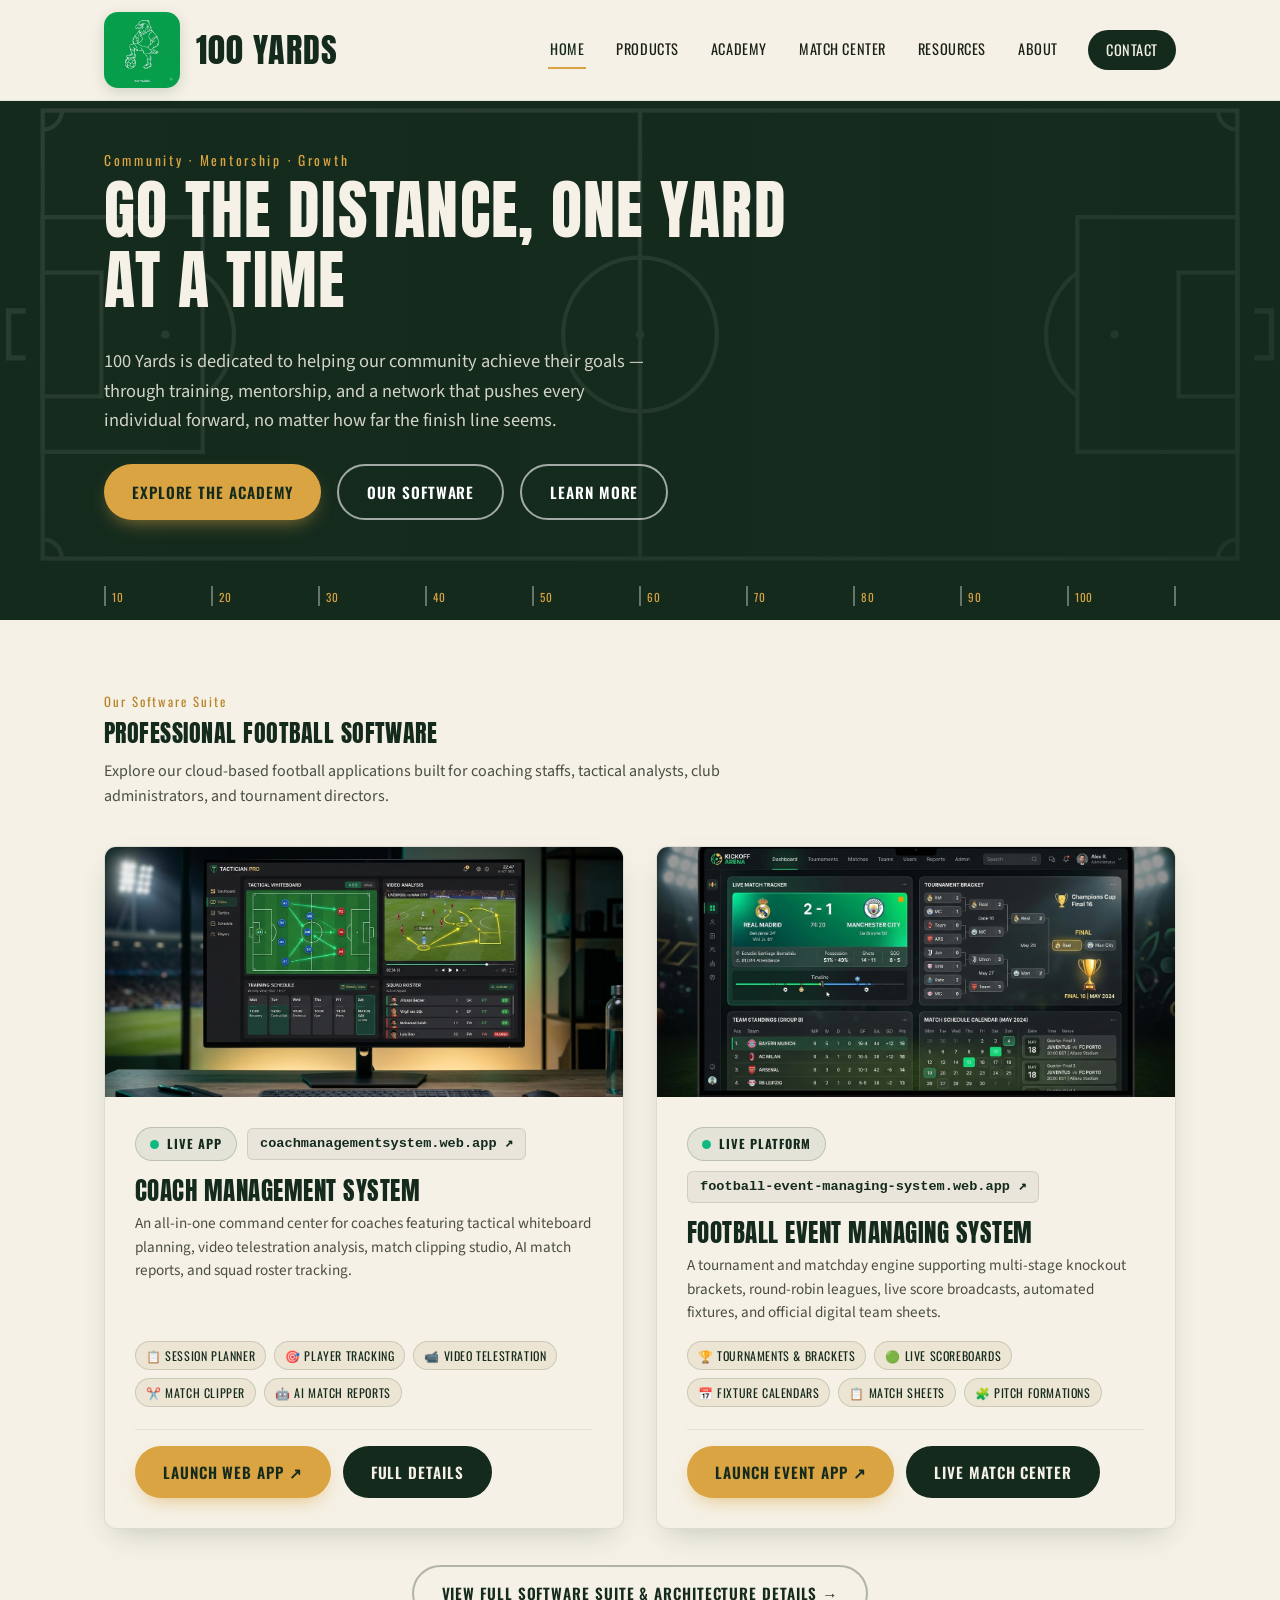
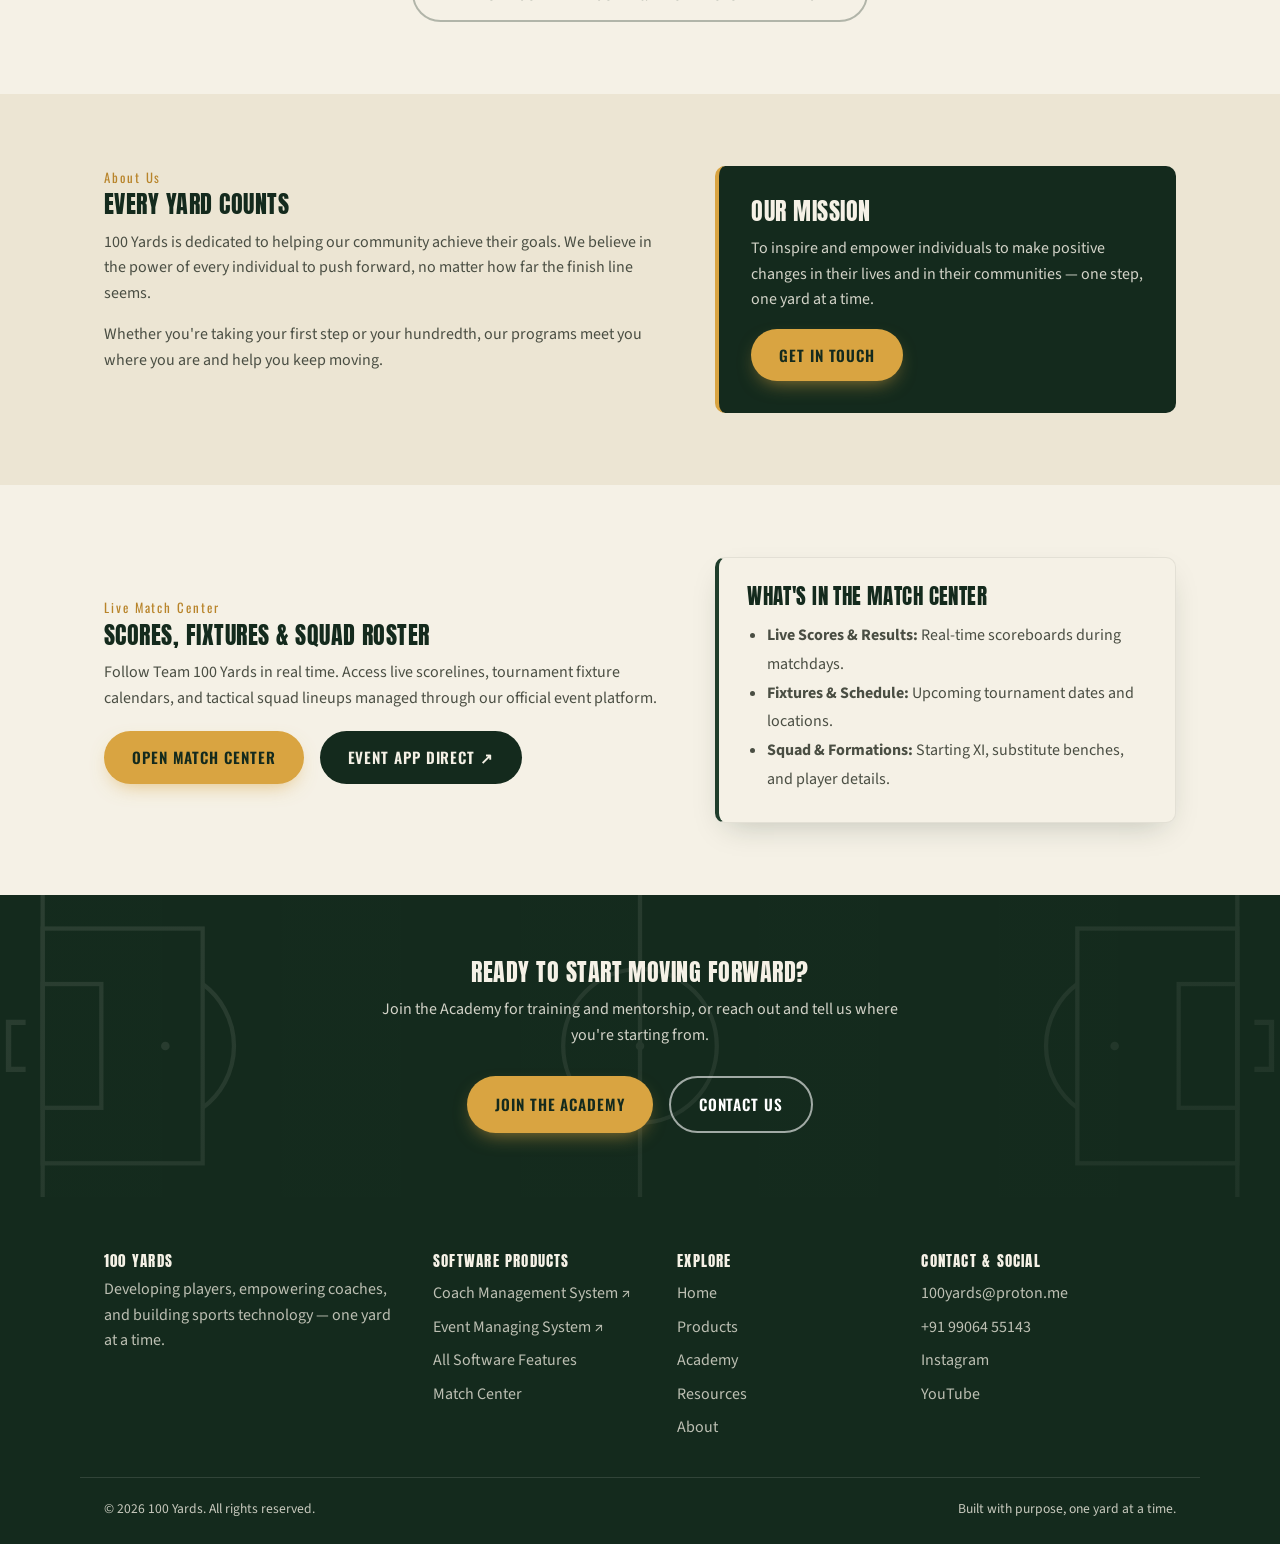
<file: index.html>
<!DOCTYPE html>
<html lang="en">
<head>
<meta charset="UTF-8">
<meta name="viewport" content="width=device-width, initial-scale=1.0">
<title>100 Yards — Helping Our Community Go the Distance</title>
<meta name="description" content="100 Yards helps our community push forward — one yard at a time — through mentorship, training, and resources for personal and community growth.">
<link rel="icon" type="image/png" href="logo.png">
<meta property="og:title" content="100 Yards — Helping Our Community Go the Distance">
<meta property="og:description" content="Mentorship, training, and resources to help individuals and teams reach their full potential — one yard at a time.">
<meta property="og:image" content="https://team100yards.github.io/100yards/logo.png">
<meta property="og:type" content="website">
<link rel="preconnect" href="https://fonts.googleapis.com">
<link rel="preconnect" href="https://fonts.gstatic.com" crossorigin>
<link href="https://fonts.googleapis.com/css2?family=Anton&family=Oswald:wght@500;600;700&family=Source+Sans+3:wght@400;600&display=swap" rel="stylesheet">
<link rel="stylesheet" href="styles.css">
</head>
<body>
<a class="skip-link" href="#main">Skip to content</a>

<header class="site-header">
  <div class="header-inner">
    <a class="brand" href="index.html">
      <img class="brand-logo" src="logo.png" alt="100 Yards logo">
      <span class="brand-name">100 Yards</span>
    </a>
    <button class="nav-toggle" aria-label="Toggle menu" aria-expanded="false">
      <span></span><span></span><span></span>
    </button>
    <nav class="site-nav">
      <a href="index.html" aria-current="page">Home</a>
      <a href="products.html">Products</a>
      <a href="academy.html">Academy</a>
      <a href="team.html">Match Center</a>
      <a href="resources.html">Resources</a>
      <a href="index.html#about">About</a>
      <a href="contact.html" class="nav-cta">Contact</a>
    </nav>
  </div>
</header>

<main id="main">
  <section class="hero">
    <div class="hero-inner">
      <span class="eyebrow">Community · Mentorship · Growth</span>
      <h1>Go the distance, one yard at a time</h1>
      <p class="lede">100 Yards is dedicated to helping our community achieve their goals — through training, mentorship, and a network that pushes every individual forward, no matter how far the finish line seems.</p>
      <div class="hero-actions">
        <a class="btn btn-primary" href="academy.html">Explore the Academy</a>
        <a class="btn btn-ghost" href="#products">Our Software</a>
        <a class="btn btn-ghost" href="#about">Learn more</a>
      </div>
    </div>
  </section>

  <div class="yard-line" aria-hidden="true">
    <div class="marks">
      <div class="mark"><span>10</span></div>
      <div class="mark"><span>20</span></div>
      <div class="mark"><span>30</span></div>
      <div class="mark"><span>40</span></div>
      <div class="mark"><span>50</span></div>
      <div class="mark"><span>60</span></div>
      <div class="mark"><span>70</span></div>
      <div class="mark"><span>80</span></div>
      <div class="mark"><span>90</span></div>
      <div class="mark"><span>100</span></div>
    </div>
  </div>

  <!-- Featured Software Products Section -->
  <section class="section" id="products">
    <div class="container">
      <div class="section-head" style="max-width: 720px;">
        <span class="eyebrow">Our Software Suite</span>
        <h2>Professional Football Software</h2>
        <p>Explore our cloud-based football applications built for coaching staffs, tactical analysts, club administrators, and tournament directors.</p>
      </div>

      <div class="home-products-grid">
        <!-- Card 1: Coach Management System -->
        <article class="home-product-card">
          <div class="home-product-thumb">
            <img src="coach-app-preview.jpg" alt="Coach Management System UI Preview">
          </div>
          <div class="home-product-body">
            <div class="product-badge-wrap">
              <span class="badge-live"><span class="pulse-dot"></span> Live App</span>
              <a class="url-chip" href="https://coachmanagementsystem.web.app" target="_blank" rel="noopener">coachmanagementsystem.web.app ↗</a>
            </div>
            <h3>Coach Management System</h3>
            <p>An all-in-one command center for coaches featuring tactical whiteboard planning, video telestration analysis, match clipping studio, AI match reports, and squad roster tracking.</p>
            <div class="tag-cloud">
              <span class="tag-pill">📋 Session Planner</span>
              <span class="tag-pill">🎯 Player Tracking</span>
              <span class="tag-pill">📹 Video Telestration</span>
              <span class="tag-pill">✂️ Match Clipper</span>
              <span class="tag-pill">🤖 AI Match Reports</span>
            </div>
            <div class="product-actions-bar">
              <a class="btn btn-primary" href="https://coachmanagementsystem.web.app" target="_blank" rel="noopener">Launch Web App ↗</a>
              <a class="btn btn-dark" href="products.html#coach-system">Full Details</a>
            </div>
          </div>
        </article>

        <!-- Card 2: Football Event Managing System -->
        <article class="home-product-card">
          <div class="home-product-thumb">
            <img src="event-app-preview.jpg" alt="Football Event Managing System UI Preview">
          </div>
          <div class="home-product-body">
            <div class="product-badge-wrap">
              <span class="badge-live"><span class="pulse-dot"></span> Live Platform</span>
              <a class="url-chip" href="https://football-event-managing-system.web.app" target="_blank" rel="noopener">football-event-managing-system.web.app ↗</a>
            </div>
            <h3>Football Event Managing System</h3>
            <p>A tournament and matchday engine supporting multi-stage knockout brackets, round-robin leagues, live score broadcasts, automated fixtures, and official digital team sheets.</p>
            <div class="tag-cloud">
              <span class="tag-pill">🏆 Tournaments &amp; Brackets</span>
              <span class="tag-pill">🟢 Live Scoreboards</span>
              <span class="tag-pill">📅 Fixture Calendars</span>
              <span class="tag-pill">📋 Match Sheets</span>
              <span class="tag-pill">🧩 Pitch Formations</span>
            </div>
            <div class="product-actions-bar">
              <a class="btn btn-primary" href="https://football-event-managing-system.web.app" target="_blank" rel="noopener">Launch Event App ↗</a>
              <a class="btn btn-dark" href="team.html">Live Match Center</a>
            </div>
          </div>
        </article>
      </div>

      <div style="text-align: center; margin-top: 36px;">
        <a class="btn btn-ghost" href="products.html" style="color: var(--turf-dark); border-color: rgba(20, 42, 29, 0.3);">
          View Full Software Suite &amp; Architecture Details →
        </a>
      </div>
    </div>
  </section>

  <!-- About Section -->
  <section class="section section-alt" id="about">
    <div class="container two-col">
      <div>
        <span class="eyebrow" style="font-family: var(--font-display); color: var(--gold-dark); letter-spacing: .15em; font-size: .8rem;">About Us</span>
        <h2>Every yard counts</h2>
        <p>100 Yards is dedicated to helping our community achieve their goals. We believe in the power of every individual to push forward, no matter how far the finish line seems.</p>
        <p>Whether you're taking your first step or your hundredth, our programs meet you where you are and help you keep moving.</p>
      </div>
      <div class="mission-card">
        <h2>Our Mission</h2>
        <p>To inspire and empower individuals to make positive changes in their lives and in their communities — one step, one yard at a time.</p>
        <a class="btn btn-primary" href="contact.html">Get in touch</a>
      </div>
    </div>
  </section>

  <!-- Live Match Center & Events Feature -->
  <section class="section">
    <div class="container two-col" style="align-items: center;">
      <div>
        <span class="eyebrow" style="font-family: var(--font-display); color: var(--gold-dark); letter-spacing: .15em; font-size: .8rem;">Live Match Center</span>
        <h2>Scores, Fixtures &amp; Squad Roster</h2>
        <p>Follow Team 100 Yards in real time. Access live scorelines, tournament fixture calendars, and tactical squad lineups managed through our official event platform.</p>
        <div class="hero-actions" style="margin-top: 20px;">
          <a class="btn btn-primary" href="team.html">Open Match Center</a>
          <a class="btn btn-dark" href="https://football-event-managing-system.web.app" target="_blank" rel="noopener">Event App Direct ↗</a>
        </div>
      </div>
      <div class="card" style="border-left: 4px solid var(--turf); background: var(--bg);">
        <h3 style="font-size: 1.3rem; margin-bottom: 12px;">What's In The Match Center</h3>
        <ul style="margin: 0; padding-left: 20px; color: var(--ink-soft); line-height: 1.8;">
          <li><strong>Live Scores &amp; Results:</strong> Real-time scoreboards during matchdays.</li>
          <li><strong>Fixtures &amp; Schedule:</strong> Upcoming tournament dates and locations.</li>
          <li><strong>Squad &amp; Formations:</strong> Starting XI, substitute benches, and player details.</li>
        </ul>
      </div>
    </div>
  </section>

  <section class="cta-banner">
    <h2>Ready to start moving forward?</h2>
    <p>Join the Academy for training and mentorship, or reach out and tell us where you're starting from.</p>
    <div class="hero-actions">
      <a class="btn btn-primary" href="academy.html">Join the Academy</a>
      <a class="btn btn-ghost" href="contact.html">Contact us</a>
    </div>
  </section>
</main>

<footer class="site-footer">
  <div class="container footer-grid">
    <div>
      <h3>100 Yards</h3>
      <p style="color: rgba(245,241,230,0.75); max-width: 320px;">Developing players, empowering coaches, and building sports technology — one yard at a time.</p>
    </div>
    <div>
      <h3>Software Products</h3>
      <a href="https://coachmanagementsystem.web.app" target="_blank" rel="noopener">Coach Management System ↗</a>
      <a href="https://football-event-managing-system.web.app" target="_blank" rel="noopener">Event Managing System ↗</a>
      <a href="products.html">All Software Features</a>
      <a href="team.html">Match Center</a>
    </div>
    <div>
      <h3>Explore</h3>
      <a href="index.html">Home</a>
      <a href="products.html">Products</a>
      <a href="academy.html">Academy</a>
      <a href="resources.html">Resources</a>
      <a href="index.html#about">About</a>
    </div>
    <div>
      <h3>Contact &amp; Social</h3>
      <a href="mailto:100yards@proton.me">100yards@proton.me</a>
      <a href="tel:+919906455143">+91 99064 55143</a>
      <a href="https://www.instagram.com/team100yards/" target="_blank" rel="noopener">Instagram</a>
      <a href="https://www.youtube.com/@team100yards" target="_blank" rel="noopener">YouTube</a>
    </div>
  </div>
  <div class="container footer-bottom">
    <span>&copy; <span id="year">2026</span> 100 Yards. All rights reserved.</span>
    <span>Built with purpose, one yard at a time.</span>
  </div>
</footer>

<script src="script.js"></script>
</body>
</html>
</file>
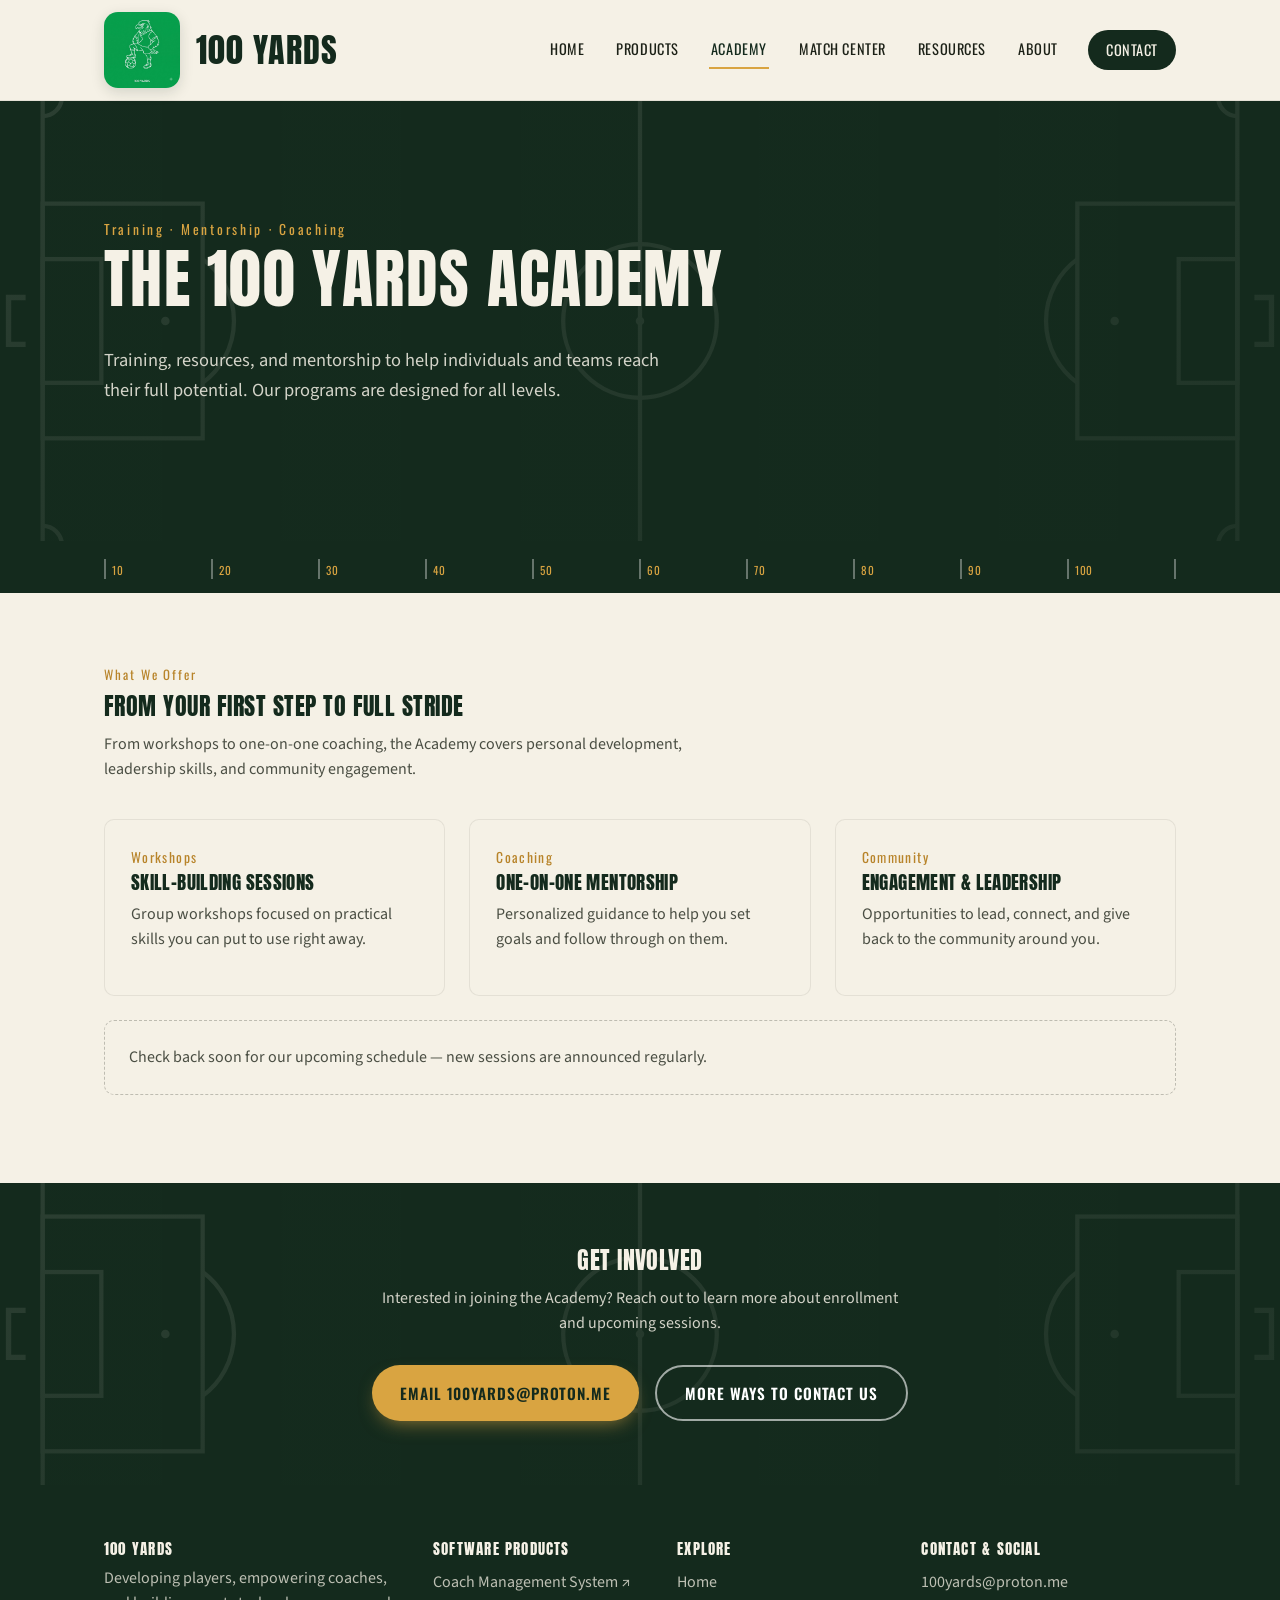
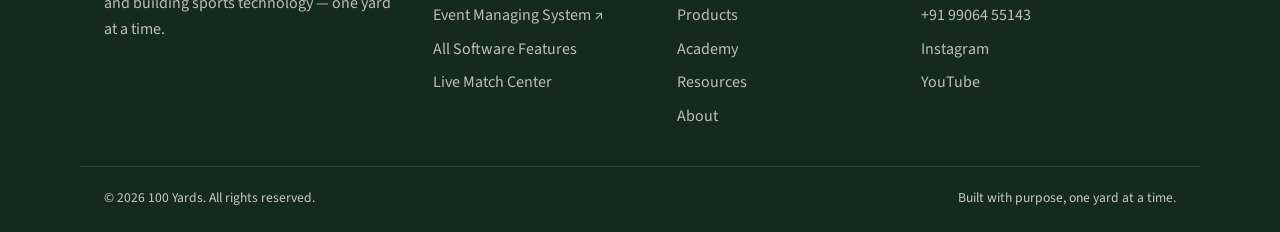
<file: academy.html>
<!DOCTYPE html>
<html lang="en">
<head>
<meta charset="UTF-8">
<meta name="viewport" content="width=device-width, initial-scale=1.0">
<title>Academy — 100 Yards</title>
<meta name="description" content="The 100 Yards Academy offers training, resources, and mentorship — workshops, one-on-one coaching, and community engagement for all levels.">
<link rel="icon" type="image/png" href="logo.png">
<link rel="preconnect" href="https://fonts.googleapis.com">
<link rel="preconnect" href="https://fonts.gstatic.com" crossorigin>
<link href="https://fonts.googleapis.com/css2?family=Anton&family=Oswald:wght@500;600;700&family=Source+Sans+3:wght@400;600&display=swap" rel="stylesheet">
<link rel="stylesheet" href="styles.css">
</head>
<body>
<a class="skip-link" href="#main">Skip to content</a>

<header class="site-header">
  <div class="header-inner">
    <a class="brand" href="index.html">
      <img class="brand-logo" src="logo.png" alt="100 Yards logo">
      <span class="brand-name">100 Yards</span>
    </a>
    <button class="nav-toggle" aria-label="Toggle menu" aria-expanded="false">
      <span></span><span></span><span></span>
    </button>
    <nav class="site-nav">
      <a href="index.html">Home</a>
      <a href="products.html">Products</a>
      <a href="academy.html" aria-current="page">Academy</a>
      <a href="team.html">Match Center</a>
      <a href="resources.html">Resources</a>
      <a href="index.html#about">About</a>
      <a href="contact.html" class="nav-cta">Contact</a>
    </nav>
  </div>
</header>

<main id="main">
  <section class="hero">
    <div class="hero-inner">
      <span class="eyebrow">Training · Mentorship · Coaching</span>
      <h1>The 100 Yards Academy</h1>
      <p class="lede">Training, resources, and mentorship to help individuals and teams reach their full potential. Our programs are designed for all levels.</p>
    </div>
  </section>

  <div class="yard-line" aria-hidden="true">
    <div class="marks">
      <div class="mark"><span>10</span></div>
      <div class="mark"><span>20</span></div>
      <div class="mark"><span>30</span></div>
      <div class="mark"><span>40</span></div>
      <div class="mark"><span>50</span></div>
      <div class="mark"><span>60</span></div>
      <div class="mark"><span>70</span></div>
      <div class="mark"><span>80</span></div>
      <div class="mark"><span>90</span></div>
      <div class="mark"><span>100</span></div>
    </div>
  </div>

  <section class="section">
    <div class="container">
      <div class="section-head">
        <span class="eyebrow">What We Offer</span>
        <h2>From your first step to full stride</h2>
        <p>From workshops to one-on-one coaching, the Academy covers personal development, leadership skills, and community engagement.</p>
      </div>
      <div class="grid-3">
        <div class="offer-card">
          <span class="num">Workshops</span>
          <h3>Skill-building sessions</h3>
          <p>Group workshops focused on practical skills you can put to use right away.</p>
        </div>
        <div class="offer-card">
          <span class="num">Coaching</span>
          <h3>One-on-one mentorship</h3>
          <p>Personalized guidance to help you set goals and follow through on them.</p>
        </div>
        <div class="offer-card">
          <span class="num">Community</span>
          <h3>Engagement &amp; leadership</h3>
          <p>Opportunities to lead, connect, and give back to the community around you.</p>
        </div>
      </div>
      <p class="note-card">Check back soon for our upcoming schedule — new sessions are announced regularly.</p>
    </div>
  </section>

  <section class="cta-banner">
    <h2>Get involved</h2>
    <p>Interested in joining the Academy? Reach out to learn more about enrollment and upcoming sessions.</p>
    <div class="hero-actions">
      <a class="btn btn-primary" href="mailto:100yards@proton.me">Email 100yards@proton.me</a>
      <a class="btn btn-ghost" href="contact.html">More ways to contact us</a>
    </div>
  </section>
</main>

<footer class="site-footer">
  <div class="container footer-grid">
    <div>
      <h3>100 Yards</h3>
      <p style="color: rgba(245,241,230,0.75); max-width: 320px;">Developing players, empowering coaches, and building sports technology — one yard at a time.</p>
    </div>
    <div>
      <h3>Software Products</h3>
      <a href="https://coachmanagementsystem.web.app" target="_blank" rel="noopener">Coach Management System ↗</a>
      <a href="https://football-event-managing-system.web.app" target="_blank" rel="noopener">Event Managing System ↗</a>
      <a href="products.html">All Software Features</a>
      <a href="team.html">Live Match Center</a>
    </div>
    <div>
      <h3>Explore</h3>
      <a href="index.html">Home</a>
      <a href="products.html">Products</a>
      <a href="academy.html">Academy</a>
      <a href="resources.html">Resources</a>
      <a href="index.html#about">About</a>
    </div>
    <div>
      <h3>Contact &amp; Social</h3>
      <a href="mailto:100yards@proton.me">100yards@proton.me</a>
      <a href="tel:+919906455143">+91 99064 55143</a>
      <a href="https://www.instagram.com/team100yards/" target="_blank" rel="noopener">Instagram</a>
      <a href="https://www.youtube.com/@team100yards" target="_blank" rel="noopener">YouTube</a>
    </div>
  </div>
  <div class="container footer-bottom">
    <span>&copy; <span id="year">2026</span> 100 Yards. All rights reserved.</span>
    <span>Built with purpose, one yard at a time.</span>
  </div>
</footer>

<script src="script.js"></script>
</body>
</html>
</file>
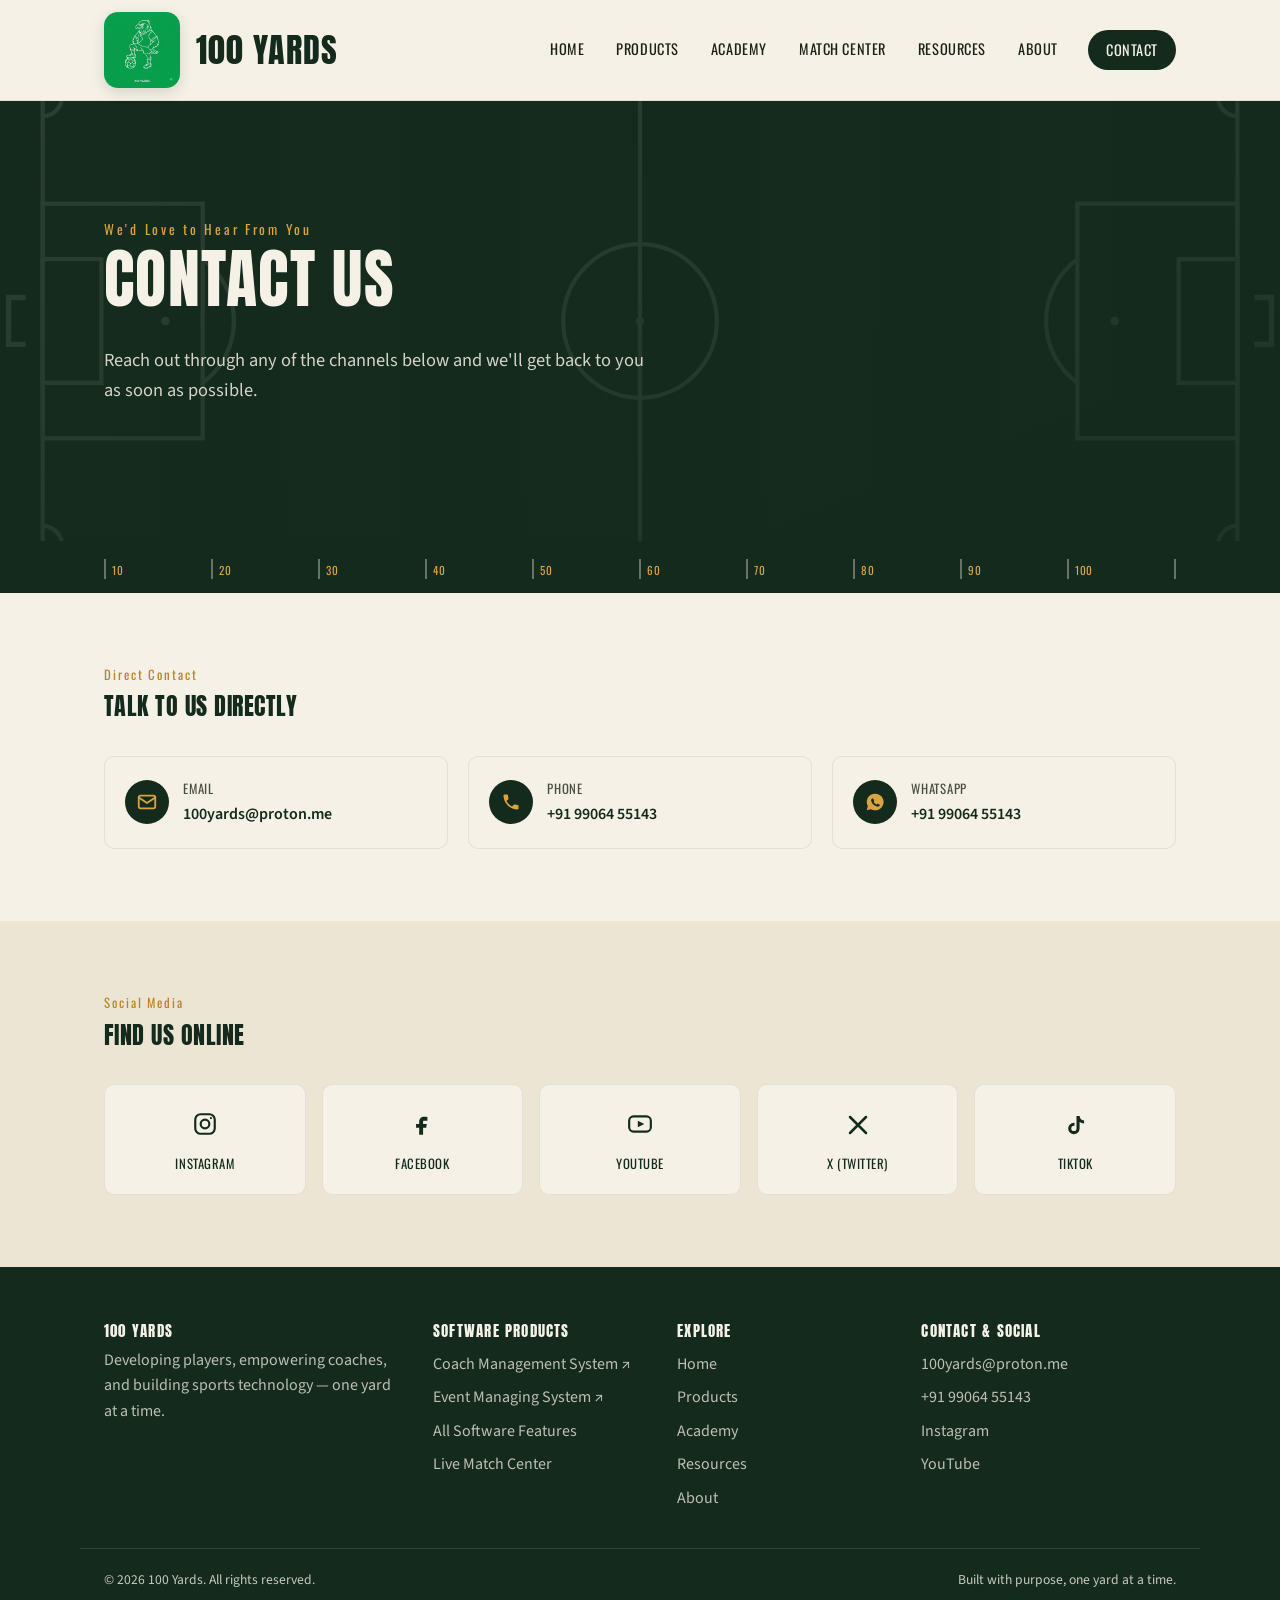
<file: contact.html>
<!DOCTYPE html>
<html lang="en">
<head>
<meta charset="UTF-8">
<meta name="viewport" content="width=device-width, initial-scale=1.0">
<title>Contact — 100 Yards</title>
<meta name="description" content="Get in touch with 100 Yards by email, phone, WhatsApp, or on social media — we'd love to hear from you.">
<link rel="icon" type="image/png" href="logo.png">
<link rel="preconnect" href="https://fonts.googleapis.com">
<link rel="preconnect" href="https://fonts.gstatic.com" crossorigin>
<link href="https://fonts.googleapis.com/css2?family=Anton&family=Oswald:wght@500;600;700&family=Source+Sans+3:wght@400;600&display=swap" rel="stylesheet">
<link rel="stylesheet" href="styles.css">
</head>
<body>
<a class="skip-link" href="#main">Skip to content</a>

<header class="site-header">
  <div class="header-inner">
    <a class="brand" href="index.html">
      <img class="brand-logo" src="logo.png" alt="100 Yards logo">
      <span class="brand-name">100 Yards</span>
    </a>
    <button class="nav-toggle" aria-label="Toggle menu" aria-expanded="false">
      <span></span><span></span><span></span>
    </button>
    <nav class="site-nav">
      <a href="index.html">Home</a>
      <a href="products.html">Products</a>
      <a href="academy.html">Academy</a>
      <a href="team.html">Match Center</a>
      <a href="resources.html">Resources</a>
      <a href="index.html#about">About</a>
      <a href="contact.html" class="nav-cta" aria-current="page">Contact</a>
    </nav>
  </div>
</header>

<main id="main">
  <section class="hero">
    <div class="hero-inner">
      <span class="eyebrow">We'd Love to Hear From You</span>
      <h1>Contact Us</h1>
      <p class="lede">Reach out through any of the channels below and we'll get back to you as soon as possible.</p>
    </div>
  </section>

  <div class="yard-line" aria-hidden="true">
    <div class="marks">
      <div class="mark"><span>10</span></div>
      <div class="mark"><span>20</span></div>
      <div class="mark"><span>30</span></div>
      <div class="mark"><span>40</span></div>
      <div class="mark"><span>50</span></div>
      <div class="mark"><span>60</span></div>
      <div class="mark"><span>70</span></div>
      <div class="mark"><span>80</span></div>
      <div class="mark"><span>90</span></div>
      <div class="mark"><span>100</span></div>
    </div>
  </div>

  <section class="section">
    <div class="container">
      <div class="section-head">
        <span class="eyebrow">Direct Contact</span>
        <h2>Talk to us directly</h2>
      </div>
      <div class="contact-grid">
        <a class="contact-card" href="mailto:100yards@proton.me">
          <span class="icon"><svg viewBox="0 0 24 24" fill="none" stroke="currentColor" stroke-width="2" stroke-linecap="round" stroke-linejoin="round" width="22" height="22"><rect x="3" y="5" width="18" height="14" rx="2"/><path d="M3 7l9 6 9-6"/></svg></span>
          <span>
            <span class="label">Email</span><br>
            <span class="value">100yards@proton.me</span>
          </span>
        </a>
        <a class="contact-card" href="tel:+919906455143">
          <span class="icon"><svg viewBox="0 0 24 24" fill="currentColor" width="20" height="20"><path d="M6.6 10.8c1.4 2.8 3.8 5.1 6.6 6.6l2.2-2.2c.3-.3.7-.4 1-.2 1.1.4 2.3.6 3.6.6.6 0 1 .4 1 1V20c0 .6-.4 1-1 1C10.6 21 3 13.4 3 4c0-.6.4-1 1-1h3.4c.6 0 1 .4 1 1 0 1.3.2 2.5.6 3.6.1.3 0 .7-.2 1z"/></svg></span>
          <span>
            <span class="label">Phone</span><br>
            <span class="value">+91 99064 55143</span>
          </span>
        </a>
        <a class="contact-card" href="https://wa.me/919906455143" target="_blank" rel="noopener">
          <span class="icon"><svg viewBox="0 0 24 24" fill="currentColor" width="20" height="20"><path d="M12 2a10 10 0 0 0-8.6 15L2 22l5.2-1.4A10 10 0 1 0 12 2zm5.7 14.3c-.2.6-1.3 1.2-1.8 1.2-.5.1-1 .1-1.6-.1-.4-.1-.9-.3-1.5-.6-2.6-1.1-4.3-3.8-4.4-4-.1-.2-1-1.3-1-2.5s.6-1.8.9-2.1c.2-.2.5-.3.7-.3h.5c.2 0 .4 0 .6.4l.8 2c.1.2.1.4 0 .6l-.4.5c-.1.2-.2.3-.1.5.3.6.9 1.4 1.6 2 .8.7 1.4 1 1.7 1.1.2.1.4.1.5-.1l.6-.7c.2-.2.4-.2.6-.1l1.9.9c.2.1.4.2.4.4.1.2.1.6-.1 1z"/></svg></span>
          <span>
            <span class="label">WhatsApp</span><br>
            <span class="value">+91 99064 55143</span>
          </span>
        </a>
      </div>
    </div>
  </section>

  <section class="section section-alt">
    <div class="container">
      <div class="section-head">
        <span class="eyebrow">Social Media</span>
        <h2>Find us online</h2>
      </div>
      <div class="social-grid">
        <a class="social-card" href="https://www.instagram.com/team100yards/" target="_blank" rel="noopener">
          <span class="icon"><svg viewBox="0 0 24 24" fill="none" stroke="currentColor" stroke-width="2" width="26" height="26"><rect x="3" y="3" width="18" height="18" rx="5"/><circle cx="12" cy="12" r="4"/><circle cx="17.5" cy="6.5" r="1" fill="currentColor" stroke="none"/></svg></span>Instagram
        </a>
        <a class="social-card" href="https://www.facebook.com/Team100Yards" target="_blank" rel="noopener">
          <span class="icon"><svg viewBox="0 0 24 24" fill="currentColor" width="26" height="26"><path d="M14 9h3V5.6c-.5-.1-1.6-.2-2.9-.2-2.8 0-4.7 1.7-4.7 4.9V12H6.5v3.5H9.4V22h3.6v-6.5h2.9l.5-3.5h-3.4V10c0-.7.2-1 1-1z"/></svg></span>Facebook
        </a>
        <a class="social-card" href="https://www.youtube.com/@team100yards" target="_blank" rel="noopener">
          <span class="icon"><svg viewBox="0 0 24 24" fill="none" stroke="currentColor" stroke-width="2" width="26" height="26"><rect x="2" y="5" width="20" height="14" rx="4"/><path d="M10 9l6 3-6 3z" fill="currentColor" stroke="none"/></svg></span>YouTube
        </a>
        <a class="social-card" href="https://x.com/team100yards" target="_blank" rel="noopener">
          <span class="icon"><svg viewBox="0 0 24 24" fill="none" stroke="currentColor" stroke-width="2.5" stroke-linecap="round" width="24" height="24"><path d="M4 4l16 16M20 4L4 20"/></svg></span>X (Twitter)
        </a>
        <a class="social-card" href="https://www.tiktok.com/@team100yards" target="_blank" rel="noopener">
          <span class="icon"><svg viewBox="0 0 24 24" fill="currentColor" width="24" height="24"><path d="M16.6 3h-3.1v12.4a2.6 2.6 0 1 1-2.6-2.6c.2 0 .4 0 .6.1V9.8a5.7 5.7 0 0 0-.6 0A5.7 5.7 0 1 0 16.6 15.5V9.1a8.1 8.1 0 0 0 4.5 1.4V7.4a4.8 4.8 0 0 1-4.5-4.4z"/></svg></span>TikTok
        </a>
      </div>
    </div>
  </section>
</main>

<footer class="site-footer">
  <div class="container footer-grid">
    <div>
      <h3>100 Yards</h3>
      <p style="color: rgba(245,241,230,0.75); max-width: 320px;">Developing players, empowering coaches, and building sports technology — one yard at a time.</p>
    </div>
    <div>
      <h3>Software Products</h3>
      <a href="https://coachmanagementsystem.web.app" target="_blank" rel="noopener">Coach Management System ↗</a>
      <a href="https://football-event-managing-system.web.app" target="_blank" rel="noopener">Event Managing System ↗</a>
      <a href="products.html">All Software Features</a>
      <a href="team.html">Live Match Center</a>
    </div>
    <div>
      <h3>Explore</h3>
      <a href="index.html">Home</a>
      <a href="products.html">Products</a>
      <a href="academy.html">Academy</a>
      <a href="resources.html">Resources</a>
      <a href="index.html#about">About</a>
    </div>
    <div>
      <h3>Contact &amp; Social</h3>
      <a href="mailto:100yards@proton.me">100yards@proton.me</a>
      <a href="tel:+919906455143">+91 99064 55143</a>
      <a href="https://www.instagram.com/team100yards/" target="_blank" rel="noopener">Instagram</a>
      <a href="https://www.youtube.com/@team100yards" target="_blank" rel="noopener">YouTube</a>
    </div>
  </div>
  <div class="container footer-bottom">
    <span>&copy; <span id="year">2026</span> 100 Yards. All rights reserved.</span>
    <span>Built with purpose, one yard at a time.</span>
  </div>
</footer>

<script src="script.js"></script>
</body>
</html>
</file>
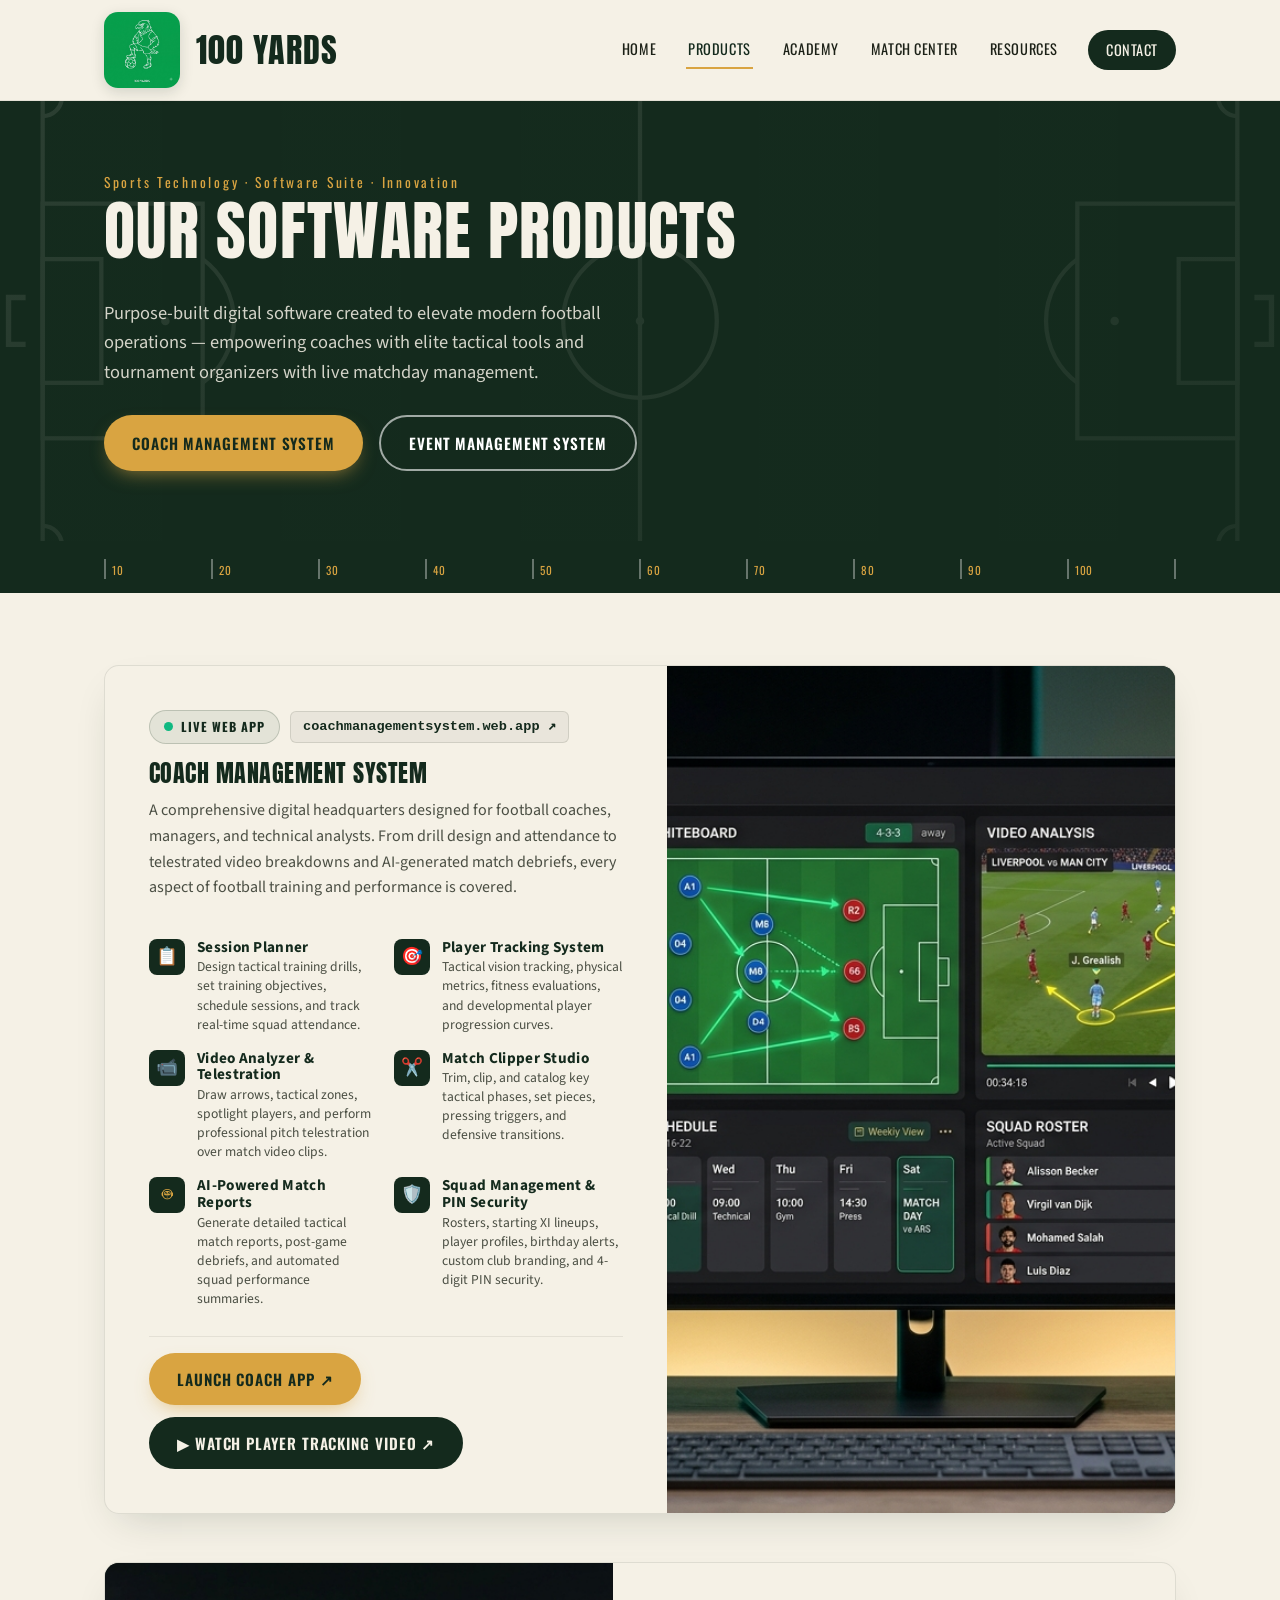
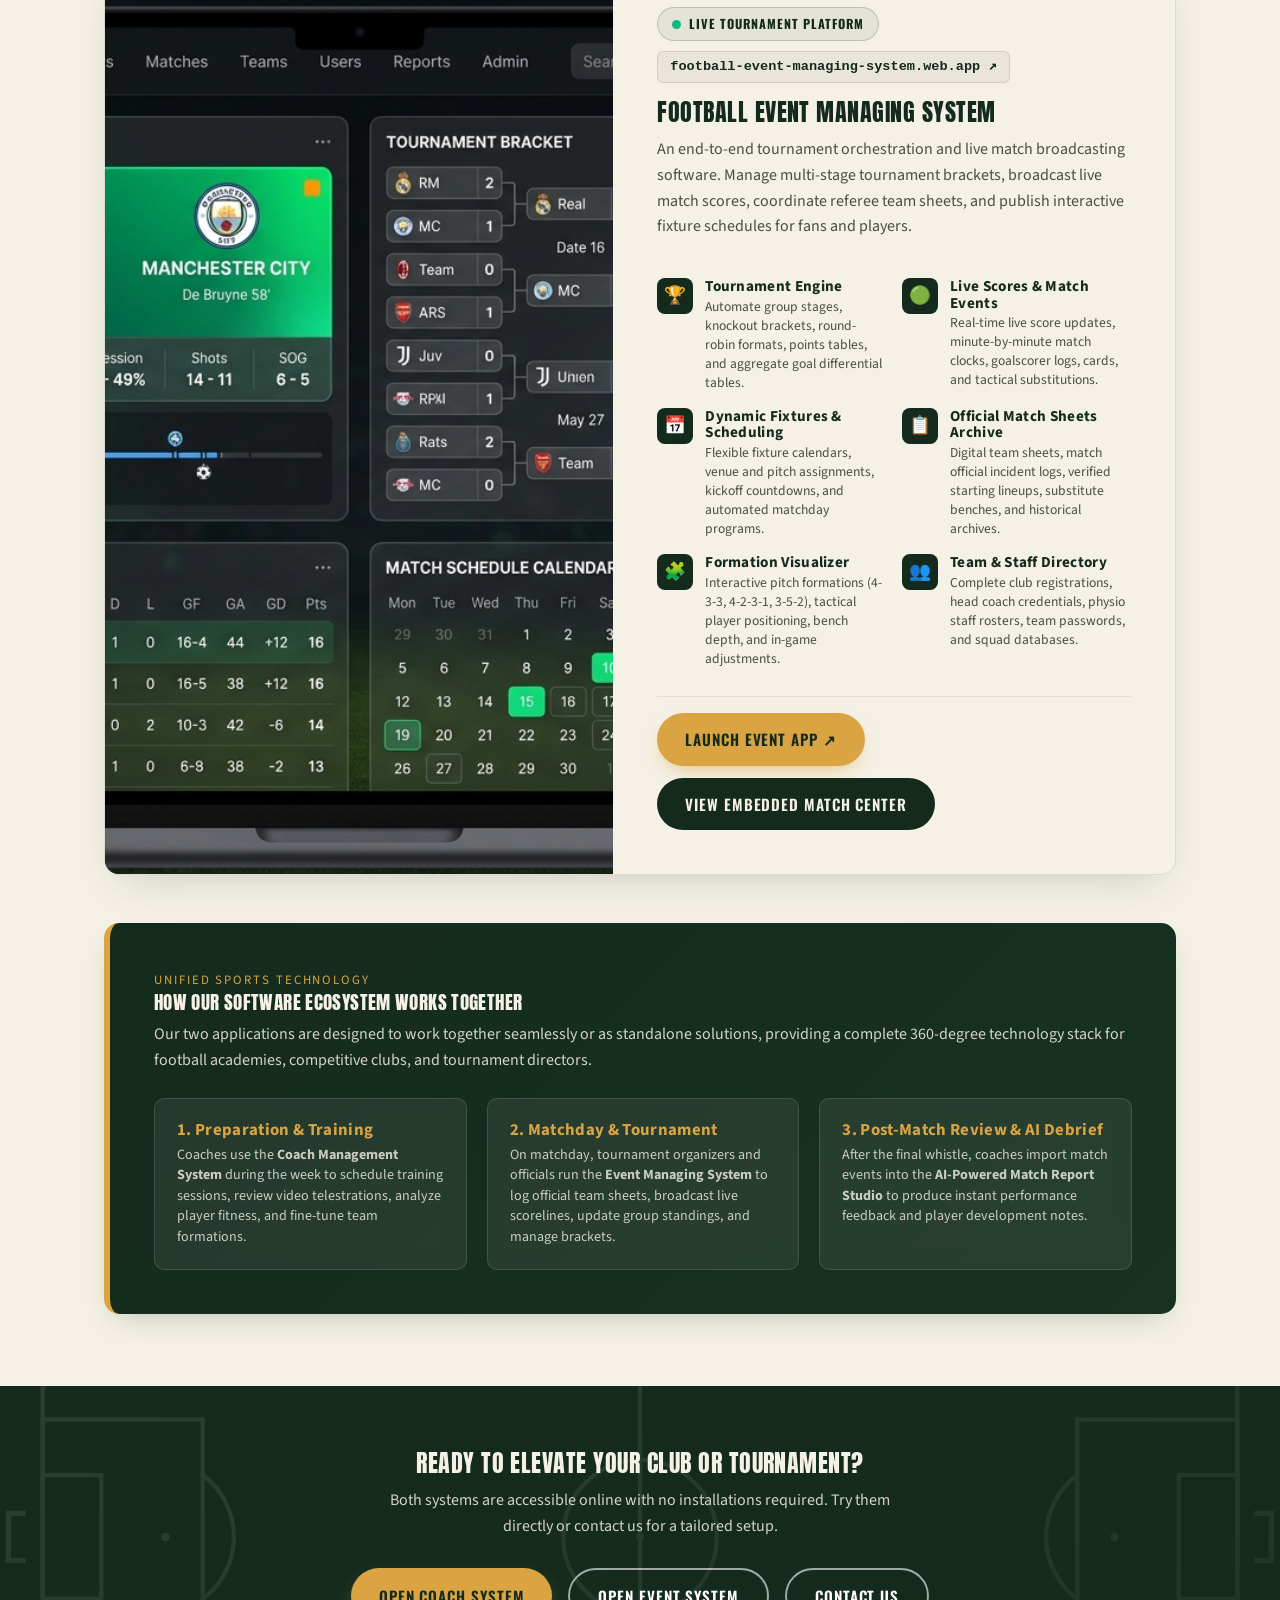
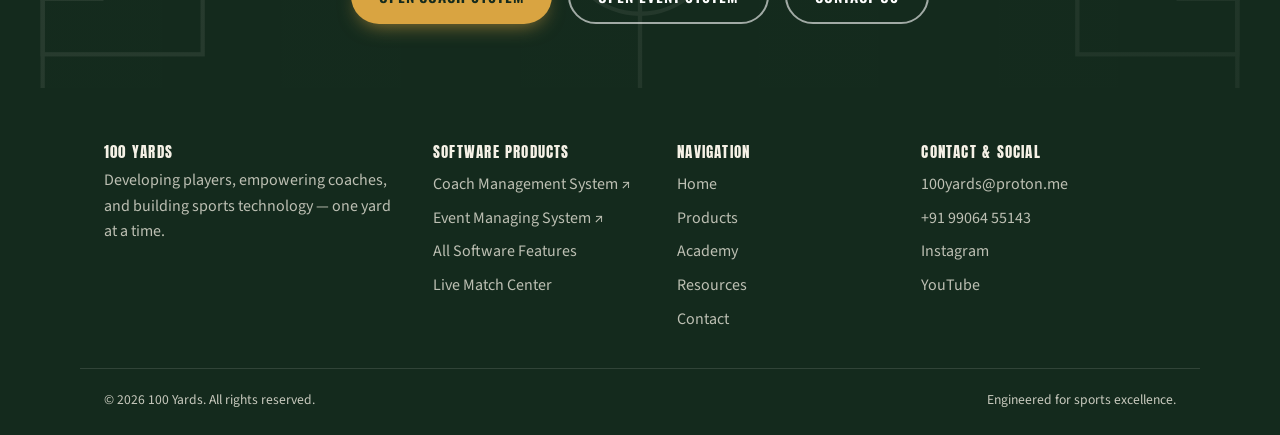
<file: products.html>
<!DOCTYPE html>
<html lang="en">
<head>
<meta charset="UTF-8">
<meta name="viewport" content="width=device-width, initial-scale=1.0">
<title>Software Products — 100 Yards Digital Platform</title>
<meta name="description" content="Explore our professional football software suite: Coach Management System (tactics, session planner, video analysis) and Football Event Managing System (live scores, tournaments, fixtures).">
<link rel="icon" type="image/png" href="logo.png">
<meta property="og:title" content="100 Yards Software Products — Coach & Event Systems">
<meta property="og:description" content="Cloud-native football management technology built for modern coaches, clubs, and tournament organizers.">
<meta property="og:image" content="https://team100yards.github.io/100yards/coach-app-preview.jpg">
<meta property="og:type" content="website">
<link rel="preconnect" href="https://fonts.googleapis.com">
<link rel="preconnect" href="https://fonts.gstatic.com" crossorigin>
<link href="https://fonts.googleapis.com/css2?family=Anton&family=Oswald:wght@500;600;700&family=Source+Sans+3:wght@400;600;700&display=swap" rel="stylesheet">
<link rel="stylesheet" href="styles.css">
<script src="config.js"></script>
</head>
<body>
<a class="skip-link" href="#main">Skip to content</a>

<header class="site-header">
  <div class="header-inner">
    <a class="brand" href="index.html">
      <img class="brand-logo" src="logo.png" alt="100 Yards logo">
      <span class="brand-name">100 Yards</span>
    </a>
    <button class="nav-toggle" aria-label="Toggle menu" aria-expanded="false">
      <span></span><span></span><span></span>
    </button>
    <nav class="site-nav">
      <a href="index.html">Home</a>
      <a href="products.html" aria-current="page">Products</a>
      <a href="academy.html">Academy</a>
      <a href="team.html">Match Center</a>
      <a href="resources.html">Resources</a>
      <a href="contact.html" class="nav-cta">Contact</a>
    </nav>
  </div>
</header>

<main id="main">
  <!-- Hero Section -->
  <section class="hero">
    <div class="hero-inner">
      <span class="eyebrow">Sports Technology · Software Suite · Innovation</span>
      <h1>Our Software Products</h1>
      <p class="lede">Purpose-built digital software created to elevate modern football operations — empowering coaches with elite tactical tools and tournament organizers with live matchday management.</p>
      <div class="hero-actions">
        <a class="btn btn-primary" href="#coach-system">Coach Management System</a>
        <a class="btn btn-ghost" href="#event-system">Event Management System</a>
      </div>
    </div>
  </section>

  <!-- Yard Line Divider -->
  <div class="yard-line" aria-hidden="true">
    <div class="marks">
      <div class="mark"><span>10</span></div>
      <div class="mark"><span>20</span></div>
      <div class="mark"><span>30</span></div>
      <div class="mark"><span>40</span></div>
      <div class="mark"><span>50</span></div>
      <div class="mark"><span>60</span></div>
      <div class="mark"><span>70</span></div>
      <div class="mark"><span>80</span></div>
      <div class="mark"><span>90</span></div>
      <div class="mark"><span>100</span></div>
    </div>
  </div>

  <!-- Main Products Showcase Section -->
  <section class="section" id="products-list">
    <div class="container">

      <!-- PRODUCT 1: Coach Management System -->
      <article class="product-card-large" id="coach-system">
        <div class="product-content-grid">
          <div class="product-info-panel">
            <div class="product-badge-wrap">
              <span class="badge-live">
                <span class="pulse-dot"></span> Live Web App
              </span>
              <a class="url-chip" href="https://coachmanagementsystem.web.app" target="_blank" rel="noopener">
                coachmanagementsystem.web.app ↗
              </a>
            </div>

            <h2>Coach Management System</h2>
            <p>A comprehensive digital headquarters designed for football coaches, managers, and technical analysts. From drill design and attendance to telestrated video breakdowns and AI-generated match debriefs, every aspect of football training and performance is covered.</p>

            <div class="product-features-grid">
              <div class="product-feature-item">
                <div class="feature-icon-box">📋</div>
                <div class="feature-text">
                  <h4>Session Planner</h4>
                  <p>Design tactical training drills, set training objectives, schedule sessions, and track real-time squad attendance.</p>
                </div>
              </div>

              <div class="product-feature-item">
                <div class="feature-icon-box">🎯</div>
                <div class="feature-text">
                  <h4>Player Tracking System</h4>
                  <p>Tactical vision tracking, physical metrics, fitness evaluations, and developmental player progression curves.</p>
                </div>
              </div>

              <div class="product-feature-item">
                <div class="feature-icon-box">📹</div>
                <div class="feature-text">
                  <h4>Video Analyzer &amp; Telestration</h4>
                  <p>Draw arrows, tactical zones, spotlight players, and perform professional pitch telestration over match video clips.</p>
                </div>
              </div>

              <div class="product-feature-item">
                <div class="feature-icon-box">✂️</div>
                <div class="feature-text">
                  <h4>Match Clipper Studio</h4>
                  <p>Trim, clip, and catalog key tactical phases, set pieces, pressing triggers, and defensive transitions.</p>
                </div>
              </div>

              <div class="product-feature-item">
                <div class="feature-icon-box">🤖</div>
                <div class="feature-text">
                  <h4>AI-Powered Match Reports</h4>
                  <p>Generate detailed tactical match reports, post-game debriefs, and automated squad performance summaries.</p>
                </div>
              </div>

              <div class="product-feature-item">
                <div class="feature-icon-box">🛡️</div>
                <div class="feature-text">
                  <h4>Squad Management &amp; PIN Security</h4>
                  <p>Rosters, starting XI lineups, player profiles, birthday alerts, custom club branding, and 4-digit PIN security.</p>
                </div>
              </div>
            </div>

            <div class="product-actions-bar">
              <a class="btn btn-primary" id="btn-launch-coach" href="https://coachmanagementsystem.web.app" target="_blank" rel="noopener">
                Launch Coach App ↗
              </a>
              <a class="btn btn-dark" href="https://www.youtube.com/watch?v=HQSjogAmUxQ" target="_blank" rel="noopener">
                ▶ Watch Player Tracking Video ↗
              </a>
            </div>
          </div>

          <div class="product-preview-panel">
            <div class="product-img-wrap">
              <img src="coach-app-preview.jpg" alt="Coach Management System UI showcasing tactical whiteboard, video analysis, training schedule and squad roster">
            </div>
          </div>
        </div>
      </article>

      <!-- PRODUCT 2: Football Event Managing System -->
      <article class="product-card-large" id="event-system">
        <div class="product-content-grid reverse">
          <div class="product-preview-panel">
            <div class="product-img-wrap">
              <img src="event-app-preview.jpg" alt="Football Event Managing System UI showcasing live match tracker, tournament bracket, team standings, and match calendar">
            </div>
          </div>

          <div class="product-info-panel">
            <div class="product-badge-wrap">
              <span class="badge-live">
                <span class="pulse-dot"></span> Live Tournament Platform
              </span>
              <a class="url-chip" href="https://football-event-managing-system.web.app" target="_blank" rel="noopener">
                football-event-managing-system.web.app ↗
              </a>
            </div>

            <h2>Football Event Managing System</h2>
            <p>An end-to-end tournament orchestration and live match broadcasting software. Manage multi-stage tournament brackets, broadcast live match scores, coordinate referee team sheets, and publish interactive fixture schedules for fans and players.</p>

            <div class="product-features-grid">
              <div class="product-feature-item">
                <div class="feature-icon-box">🏆</div>
                <div class="feature-text">
                  <h4>Tournament Engine</h4>
                  <p>Automate group stages, knockout brackets, round-robin formats, points tables, and aggregate goal differential tables.</p>
                </div>
              </div>

              <div class="product-feature-item">
                <div class="feature-icon-box">🟢</div>
                <div class="feature-text">
                  <h4>Live Scores &amp; Match Events</h4>
                  <p>Real-time live score updates, minute-by-minute match clocks, goalscorer logs, cards, and tactical substitutions.</p>
                </div>
              </div>

              <div class="product-feature-item">
                <div class="feature-icon-box">📅</div>
                <div class="feature-text">
                  <h4>Dynamic Fixtures &amp; Scheduling</h4>
                  <p>Flexible fixture calendars, venue and pitch assignments, kickoff countdowns, and automated matchday programs.</p>
                </div>
              </div>

              <div class="product-feature-item">
                <div class="feature-icon-box">📋</div>
                <div class="feature-text">
                  <h4>Official Match Sheets Archive</h4>
                  <p>Digital team sheets, match official incident logs, verified starting lineups, substitute benches, and historical archives.</p>
                </div>
              </div>

              <div class="product-feature-item">
                <div class="feature-icon-box">🧩</div>
                <div class="feature-text">
                  <h4>Formation Visualizer</h4>
                  <p>Interactive pitch formations (4-3-3, 4-2-3-1, 3-5-2), tactical player positioning, bench depth, and in-game adjustments.</p>
                </div>
              </div>

              <div class="product-feature-item">
                <div class="feature-icon-box">👥</div>
                <div class="feature-text">
                  <h4>Team &amp; Staff Directory</h4>
                  <p>Complete club registrations, head coach credentials, physio staff rosters, team passwords, and squad databases.</p>
                </div>
              </div>
            </div>

            <div class="product-actions-bar">
              <a class="btn btn-primary" id="btn-launch-event" href="https://football-event-managing-system.web.app" target="_blank" rel="noopener">
                Launch Event App ↗
              </a>
              <a class="btn btn-dark" href="team.html">
                View Embedded Match Center
              </a>
            </div>
          </div>
        </div>
      </article>

      <!-- How Both Systems Work Together (Ecosystem Synergy) -->
      <div class="synergy-box">
        <span class="eyebrow" style="color: var(--gold); letter-spacing: 0.15em; font-size: 0.8rem; text-transform: uppercase;">Unified Sports Technology</span>
        <h3>How Our Software Ecosystem Works Together</h3>
        <p>Our two applications are designed to work together seamlessly or as standalone solutions, providing a complete 360-degree technology stack for football academies, competitive clubs, and tournament directors.</p>

        <div class="synergy-grid">
          <div class="synergy-card">
            <h4>1. Preparation &amp; Training</h4>
            <p>Coaches use the <strong>Coach Management System</strong> during the week to schedule training sessions, review video telestrations, analyze player fitness, and fine-tune team formations.</p>
          </div>

          <div class="synergy-card">
            <h4>2. Matchday &amp; Tournament</h4>
            <p>On matchday, tournament organizers and officials run the <strong>Event Managing System</strong> to log official team sheets, broadcast live scorelines, update group standings, and manage brackets.</p>
          </div>

          <div class="synergy-card">
            <h4>3. Post-Match Review &amp; AI Debrief</h4>
            <p>After the final whistle, coaches import match events into the <strong>AI-Powered Match Report Studio</strong> to produce instant performance feedback and player development notes.</p>
          </div>
        </div>
      </div>

    </div>
  </section>

  <!-- CTA Banner -->
  <section class="cta-banner">
    <h2>Ready to elevate your club or tournament?</h2>
    <p>Both systems are accessible online with no installations required. Try them directly or contact us for a tailored setup.</p>
    <div class="hero-actions">
      <a class="btn btn-primary" href="https://coachmanagementsystem.web.app" target="_blank" rel="noopener">Open Coach System</a>
      <a class="btn btn-ghost" href="https://football-event-managing-system.web.app" target="_blank" rel="noopener">Open Event System</a>
      <a class="btn btn-ghost" href="contact.html">Contact Us</a>
    </div>
  </section>
</main>

<footer class="site-footer">
  <div class="container footer-grid">
    <div>
      <h3>100 Yards</h3>
      <p style="color: rgba(245,241,230,0.75); max-width: 320px;">Developing players, empowering coaches, and building sports technology — one yard at a time.</p>
    </div>
    <div>
      <h3>Software Products</h3>
      <a href="https://coachmanagementsystem.web.app" target="_blank" rel="noopener">Coach Management System ↗</a>
      <a href="https://football-event-managing-system.web.app" target="_blank" rel="noopener">Event Managing System ↗</a>
      <a href="products.html">All Software Features</a>
      <a href="team.html">Live Match Center</a>
    </div>
    <div>
      <h3>Navigation</h3>
      <a href="index.html">Home</a>
      <a href="products.html">Products</a>
      <a href="academy.html">Academy</a>
      <a href="resources.html">Resources</a>
      <a href="contact.html">Contact</a>
    </div>
    <div>
      <h3>Contact &amp; Social</h3>
      <a href="mailto:100yards@proton.me">100yards@proton.me</a>
      <a href="tel:+919906455143">+91 99064 55143</a>
      <a href="https://www.instagram.com/team100yards/" target="_blank" rel="noopener">Instagram</a>
      <a href="https://www.youtube.com/@team100yards" target="_blank" rel="noopener">YouTube</a>
    </div>
  </div>
  <div class="container footer-bottom">
    <span>&copy; <span id="year">2026</span> 100 Yards. All rights reserved.</span>
    <span>Engineered for sports excellence.</span>
  </div>
</footer>

<script src="script.js"></script>
<script>
  document.addEventListener("DOMContentLoaded", function () {
    var cfg = window.CONFIG || {};
    var coachBtn = document.getElementById("btn-launch-coach");
    var eventBtn = document.getElementById("btn-launch-event");
    if (coachBtn && cfg.COACH_APP_URL) coachBtn.href = cfg.COACH_APP_URL;
    if (eventBtn && (cfg.EVENT_APP_URL || cfg.APP_URL)) eventBtn.href = cfg.EVENT_APP_URL || cfg.APP_URL;
  });
</script>
</body>
</html>
</file>
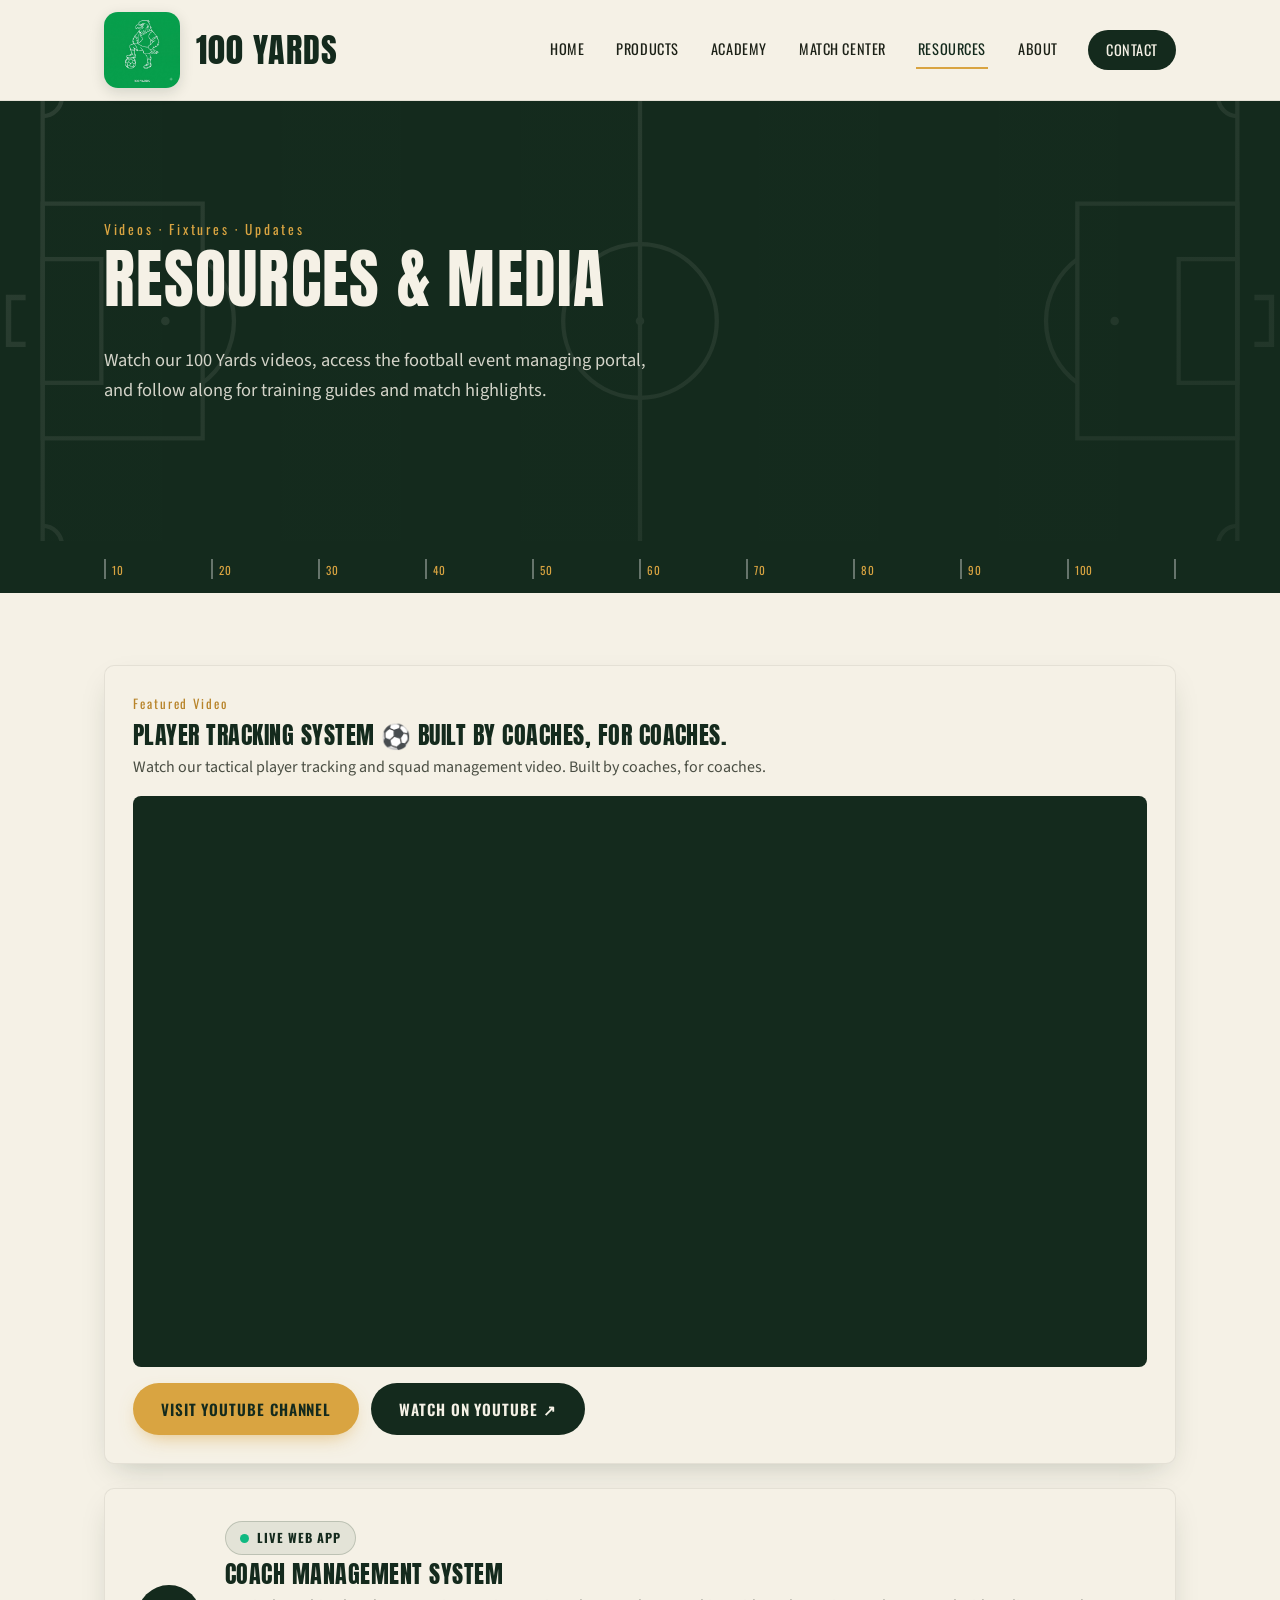
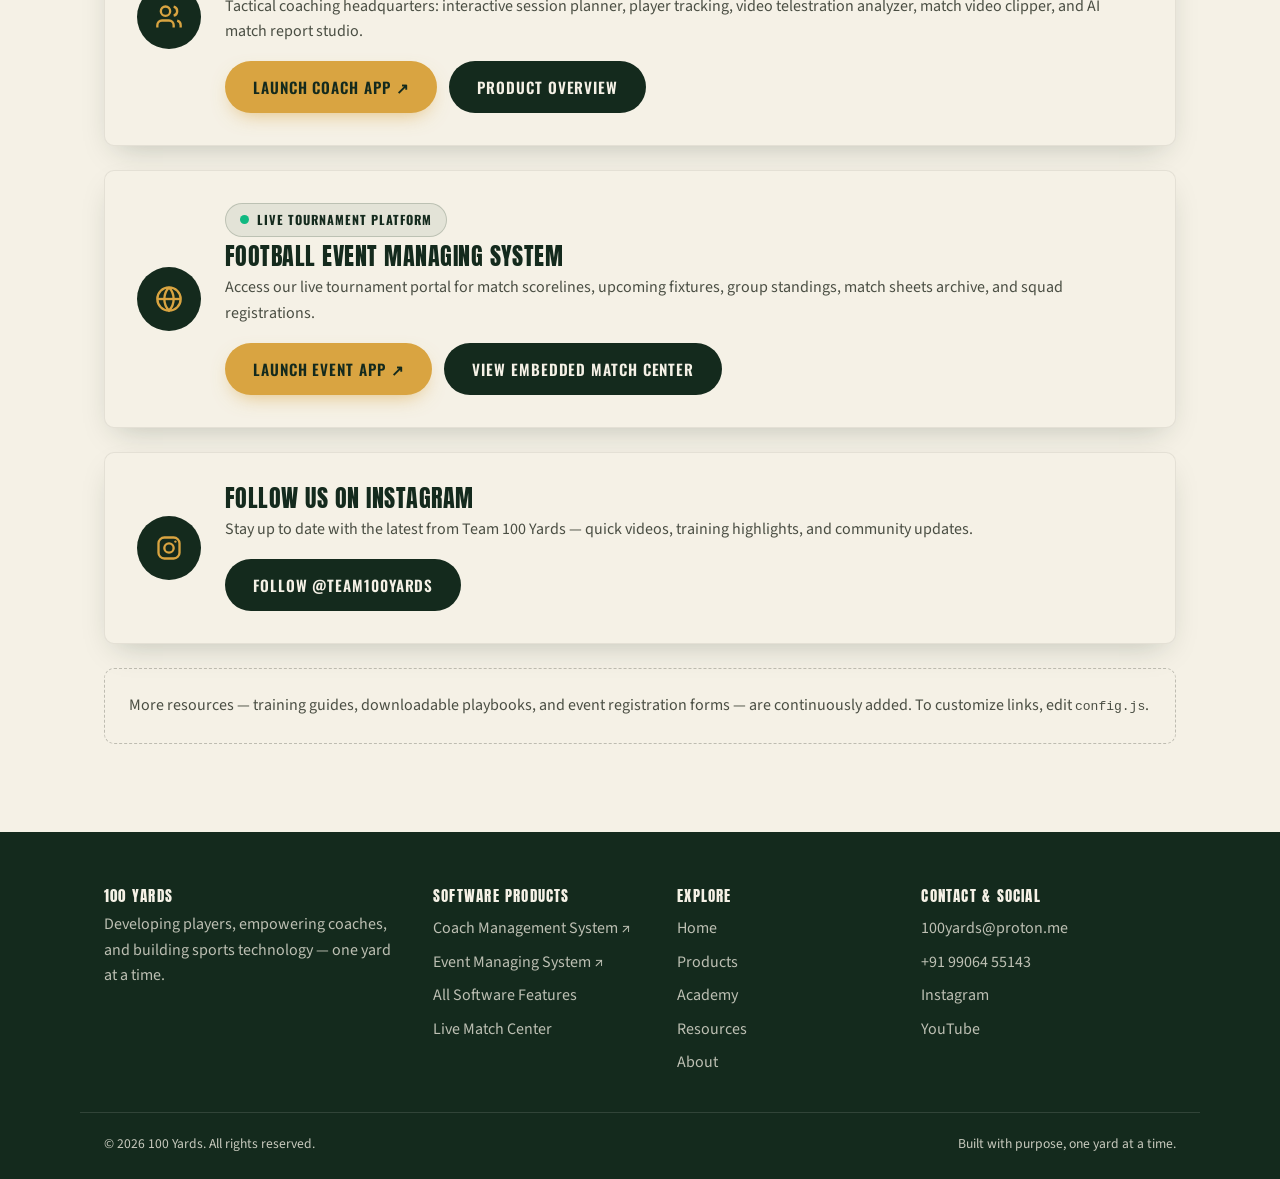
<file: resources.html>
<!DOCTYPE html>
<html lang="en">
<head>
<meta charset="UTF-8">
<meta name="viewport" content="width=device-width, initial-scale=1.0">
<title>Resources — 100 Yards</title>
<meta name="description" content="Stay up to date with 100 Yards — follow us on Instagram for videos, updates, and community highlights.">
<link rel="icon" type="image/png" href="logo.png">
<link rel="preconnect" href="https://fonts.googleapis.com">
<link rel="preconnect" href="https://fonts.gstatic.com" crossorigin>
<link href="https://fonts.googleapis.com/css2?family=Anton&family=Oswald:wght@500;600;700&family=Source+Sans+3:wght@400;600&display=swap" rel="stylesheet">
<link rel="stylesheet" href="styles.css">
<script src="config.js"></script>
</head>
<body>
<a class="skip-link" href="#main">Skip to content</a>

<header class="site-header">
  <div class="header-inner">
    <a class="brand" href="index.html">
      <img class="brand-logo" src="logo.png" alt="100 Yards logo">
      <span class="brand-name">100 Yards</span>
    </a>
    <button class="nav-toggle" aria-label="Toggle menu" aria-expanded="false">
      <span></span><span></span><span></span>
    </button>
    <nav class="site-nav">
      <a href="index.html">Home</a>
      <a href="products.html">Products</a>
      <a href="academy.html">Academy</a>
      <a href="team.html">Match Center</a>
      <a href="resources.html" aria-current="page">Resources</a>
      <a href="index.html#about">About</a>
      <a href="contact.html" class="nav-cta">Contact</a>
    </nav>
  </div>
</header>

<main id="main">
  <section class="hero">
    <div class="hero-inner">
      <span class="eyebrow">Videos · Fixtures · Updates</span>
      <h1>Resources & Media</h1>
      <p class="lede">Watch our 100 Yards videos, access the football event managing portal, and follow along for training guides and match highlights.</p>
    </div>
  </section>

  <div class="yard-line" aria-hidden="true">
    <div class="marks">
      <div class="mark"><span>10</span></div>
      <div class="mark"><span>20</span></div>
      <div class="mark"><span>30</span></div>
      <div class="mark"><span>40</span></div>
      <div class="mark"><span>50</span></div>
      <div class="mark"><span>60</span></div>
      <div class="mark"><span>70</span></div>
      <div class="mark"><span>80</span></div>
      <div class="mark"><span>90</span></div>
      <div class="mark"><span>100</span></div>
    </div>
  </div>

  <section class="section">
    <div class="container">

      <!-- Featured Video Section -->
      <div class="video-card" id="featured-video-container">
        <div class="section-head" style="margin-bottom: 12px;">
          <span class="eyebrow">Featured Video</span>
          <h2 style="margin-bottom: 6px;" id="video-title">PLAYER TRACKING SYSTEM ⚽️ Built by coaches, for coaches.</h2>
          <p id="video-desc">Watch our tactical player tracking and squad management video. Built by coaches, for coaches.</p>
        </div>
        <div class="video-responsive">
          <iframe
            id="video-frame"
            src="https://www.youtube.com/embed/HQSjogAmUxQ?rel=0"
            title="PLAYER TRACKING SYSTEM ⚽️ Built by coaches, for coaches."
            allow="accelerometer; autoplay; clipboard-write; encrypted-media; gyroscope; picture-in-picture; web-share"
            referrerpolicy="strict-origin-when-cross-origin"
            allowfullscreen>
          </iframe>
        </div>
        <div style="margin-top: 16px; display: flex; gap: 12px; flex-wrap: wrap;">
          <a class="btn btn-primary" id="youtube-btn" href="https://www.youtube.com/@team100yards" target="_blank" rel="noopener">Visit YouTube Channel</a>
          <a class="btn btn-dark" href="https://www.youtube.com/watch?v=HQSjogAmUxQ" target="_blank" rel="noopener">Watch on YouTube ↗</a>
        </div>
      </div>

      <!-- Coach Management System Card -->
      <div class="resource-card" style="margin-top: 24px;">
        <div class="icon"><svg viewBox="0 0 24 24" fill="none" stroke="currentColor" stroke-width="2" width="28" height="28"><path d="M16 21v-2a4 4 0 0 0-4-4H6a4 4 0 0 0-4 4v2"/><circle cx="9" cy="7" r="4"/><path d="M22 21v-2a4 4 0 0 0-3-3.87"/><path d="M16 3.13a4 4 0 0 1 0 7.75"/></svg></div>
        <div>
          <span class="badge-live" style="margin-bottom: 6px;"><span class="pulse-dot"></span> Live Web App</span>
          <h2 style="margin-bottom: 6px;">Coach Management System</h2>
          <p>Tactical coaching headquarters: interactive session planner, player tracking, video telestration analyzer, match video clipper, and AI match report studio.</p>
          <div style="display: flex; gap: 12px; flex-wrap: wrap; margin-top: 12px;">
            <a class="btn btn-primary" id="coach-app-link" href="https://coachmanagementsystem.web.app" target="_blank" rel="noopener">Launch Coach App ↗</a>
            <a class="btn btn-dark" href="products.html#coach-system">Product Overview</a>
          </div>
        </div>
      </div>

      <!-- Football Event Managing System Card -->
      <div class="resource-card" style="margin-top: 24px;">
        <div class="icon"><svg viewBox="0 0 24 24" fill="none" stroke="currentColor" stroke-width="2" width="28" height="28"><circle cx="12" cy="12" r="10"/><path d="M12 2a14.5 14.5 0 0 0 0 20 14.5 14.5 0 0 0 0-20"/><path d="M2 12h20"/></svg></div>
        <div>
          <span class="badge-live" style="margin-bottom: 6px;"><span class="pulse-dot"></span> Live Tournament Platform</span>
          <h2 style="margin-bottom: 6px;">Football Event Managing System</h2>
          <p>Access our live tournament portal for match scorelines, upcoming fixtures, group standings, match sheets archive, and squad registrations.</p>
          <div style="display: flex; gap: 12px; flex-wrap: wrap; margin-top: 12px;">
            <a class="btn btn-primary" id="event-app-link" href="https://football-event-managing-system.web.app" target="_blank" rel="noopener">Launch Event App ↗</a>
            <a class="btn btn-dark" href="team.html">View Embedded Match Center</a>
          </div>
        </div>
      </div>

      <!-- Instagram Community Card -->
      <div class="resource-card" style="margin-top: 24px;">
        <div class="icon"><svg viewBox="0 0 24 24" fill="none" stroke="currentColor" stroke-width="2" width="28" height="28"><rect x="3" y="3" width="18" height="18" rx="5"/><circle cx="12" cy="12" r="4"/><circle cx="17.5" cy="6.5" r="1" fill="currentColor" stroke="none"/></svg></div>
        <div>
          <h2 style="margin-bottom: 6px;">Follow us on Instagram</h2>
          <p>Stay up to date with the latest from Team 100 Yards — quick videos, training highlights, and community updates.</p>
          <a class="btn btn-dark" href="https://www.instagram.com/team100yards" target="_blank" rel="noopener">Follow @team100yards</a>
        </div>
      </div>

      <p class="note-card">More resources — training guides, downloadable playbooks, and event registration forms — are continuously added. To customize links, edit <code>config.js</code>.</p>
    </div>
  </section>
</main>

<footer class="site-footer">
  <div class="container footer-grid">
    <div>
      <h3>100 Yards</h3>
      <p style="color: rgba(245,241,230,0.75); max-width: 320px;">Developing players, empowering coaches, and building sports technology — one yard at a time.</p>
    </div>
    <div>
      <h3>Software Products</h3>
      <a href="https://coachmanagementsystem.web.app" target="_blank" rel="noopener">Coach Management System ↗</a>
      <a href="https://football-event-managing-system.web.app" target="_blank" rel="noopener">Event Managing System ↗</a>
      <a href="products.html">All Software Features</a>
      <a href="team.html">Live Match Center</a>
    </div>
    <div>
      <h3>Explore</h3>
      <a href="index.html">Home</a>
      <a href="products.html">Products</a>
      <a href="academy.html">Academy</a>
      <a href="resources.html">Resources</a>
      <a href="index.html#about">About</a>
    </div>
    <div>
      <h3>Contact &amp; Social</h3>
      <a href="mailto:100yards@proton.me">100yards@proton.me</a>
      <a href="tel:+919906455143">+91 99064 55143</a>
      <a href="https://www.instagram.com/team100yards/" target="_blank" rel="noopener">Instagram</a>
      <a href="https://www.youtube.com/@team100yards" target="_blank" rel="noopener">YouTube</a>
    </div>
  </div>
  <div class="container footer-bottom">
    <span>&copy; <span id="year">2026</span> 100 Yards. All rights reserved.</span>
    <span>Built with purpose, one yard at a time.</span>
  </div>
</footer>

<script src="script.js"></script>
<script>
  document.addEventListener("DOMContentLoaded", function () {
    var cfg = window.CONFIG || {};
    
    // Set coach app link
    var coachBtn = document.getElementById("coach-app-link");
    if (coachBtn && cfg.COACH_APP_URL) {
      coachBtn.href = cfg.COACH_APP_URL;
    }

    // Set event app link
    var eventBtn = document.getElementById("event-app-link");
    if (eventBtn && (cfg.EVENT_APP_URL || cfg.APP_URL)) {
      eventBtn.href = cfg.EVENT_APP_URL || cfg.APP_URL;
    }

    // Set YouTube channel link
    var ytBtn = document.getElementById("youtube-btn");
    if (ytBtn && cfg.YOUTUBE_URL) {
      ytBtn.href = cfg.YOUTUBE_URL;
    }

    // Robust YouTube Embed Parser
    function getYouTubeEmbedUrl(input) {
      if (!input) return "https://www.youtube.com/embed/HQSjogAmUxQ?rel=0";
      var trimmed = String(input).trim();
      var match = trimmed.match(/(?:youtu\.be\/|youtube\.com\/(?:embed\/|v\/|watch\?v=|watch\?.+&v=|shorts\/))([\w-]{11})/);
      var videoId = (match && match[1]) ? match[1] : trimmed;
      return "https://www.youtube.com/embed/" + videoId + "?rel=0";
    }

    var videoFrame = document.getElementById("video-frame");
    var videoTitle = document.getElementById("video-title");
    var vidVal = cfg.FEATURED_VIDEO_ID || "HQSjogAmUxQ";
    if (videoFrame && vidVal) {
      videoFrame.src = getYouTubeEmbedUrl(vidVal);
    }
    if (videoTitle && cfg.FEATURED_VIDEO_TITLE) {
      videoTitle.textContent = cfg.FEATURED_VIDEO_TITLE;
    }
  });
</script>
</body>
</html>
</file>
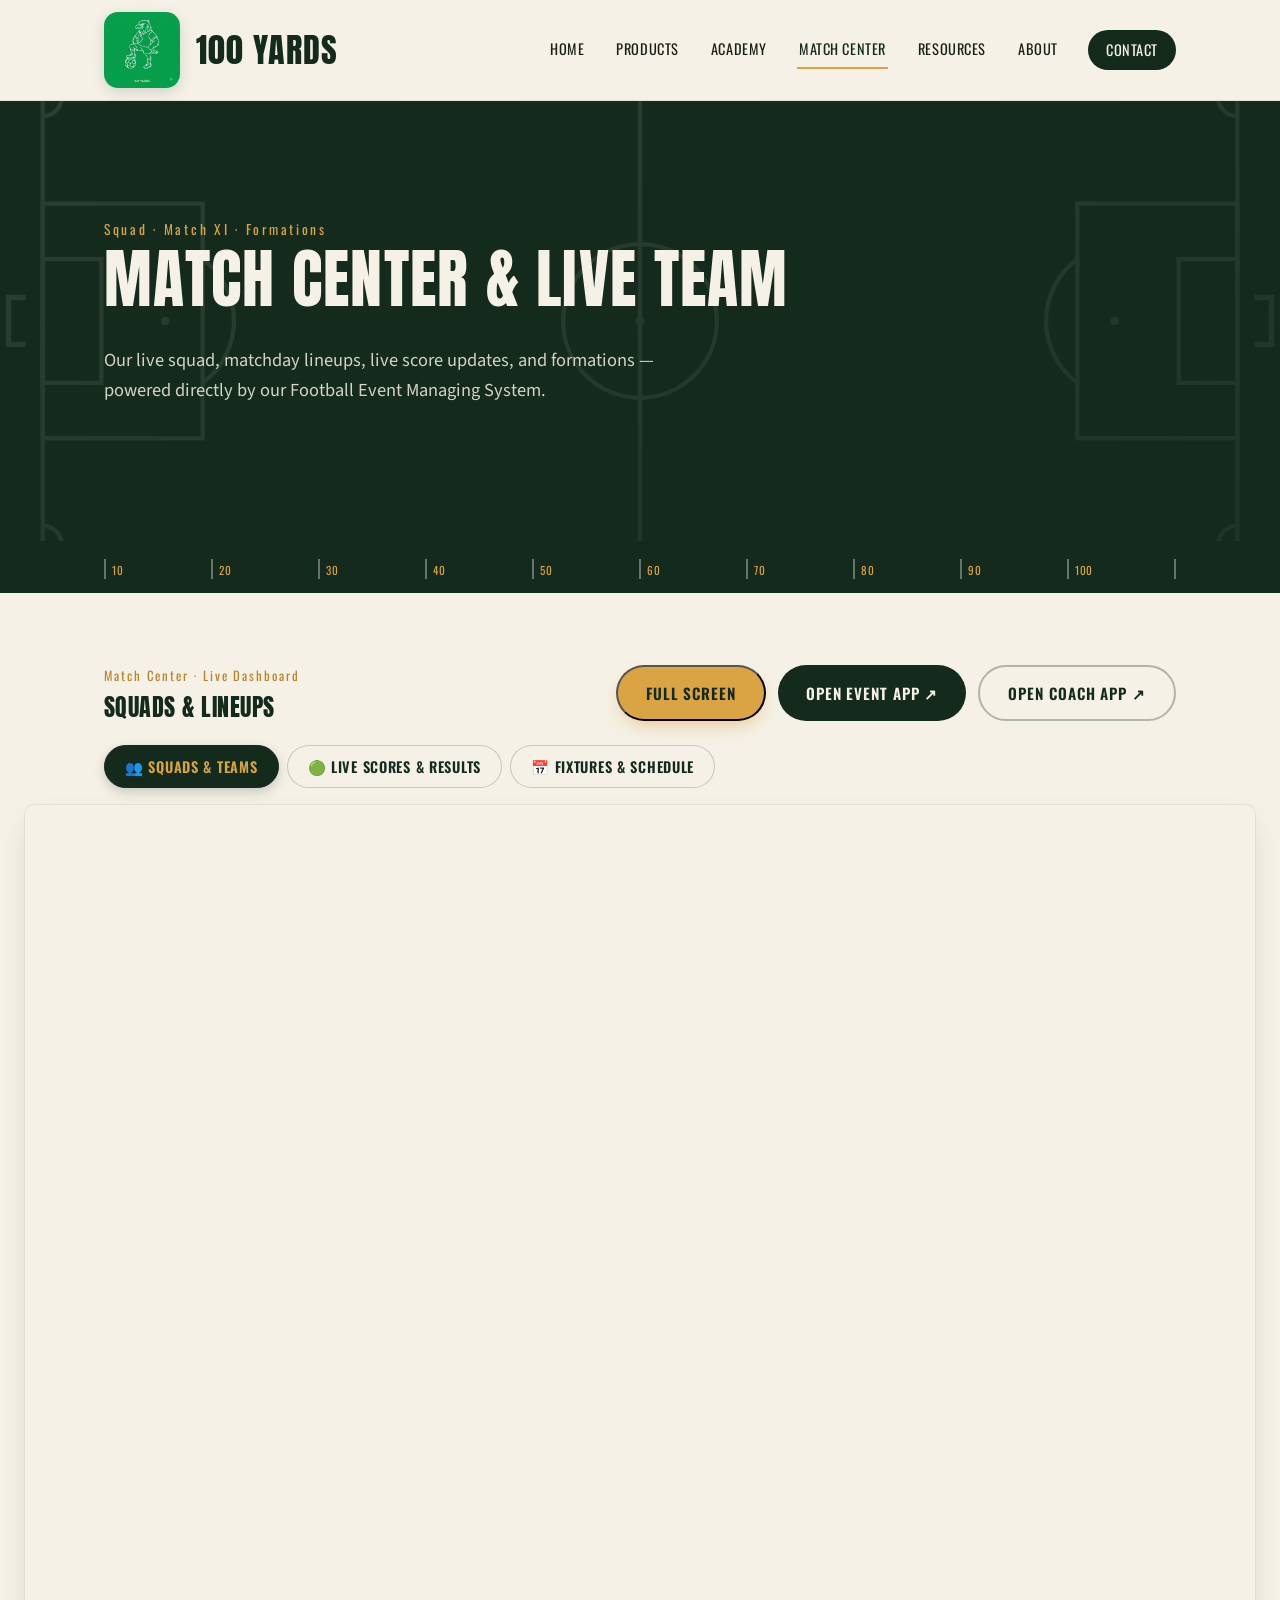
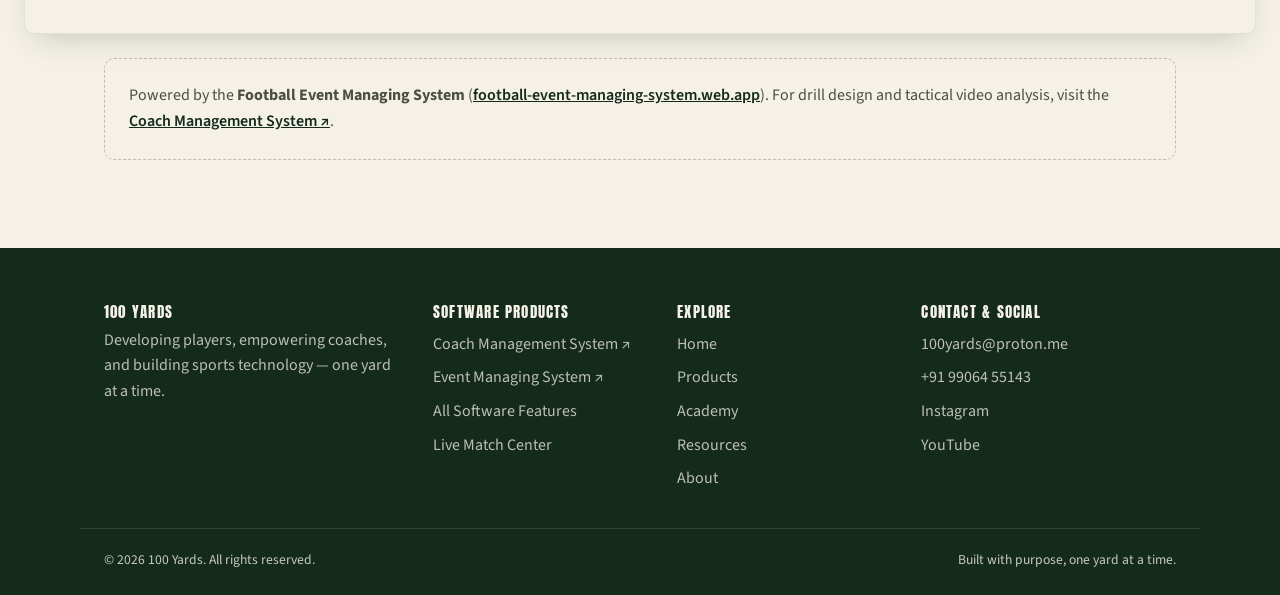
<file: team.html>
<!DOCTYPE html>
<html lang="en">
<head>
<meta charset="UTF-8">
<meta name="viewport" content="width=device-width, initial-scale=1.0">
<title>Team — 100 Yards</title>
<meta name="description" content="Meet the 100 Yards squad — roster, match XI, and formations, managed live through our team system.">
<link rel="icon" type="image/png" href="logo.png">
<link rel="preconnect" href="https://fonts.googleapis.com">
<link rel="preconnect" href="https://fonts.gstatic.com" crossorigin>
<link href="https://fonts.googleapis.com/css2?family=Anton&family=Oswald:wght@500;600;700&family=Source+Sans+3:wght@400;600&display=swap" rel="stylesheet">
<link rel="stylesheet" href="styles.css">
<script src="config.js"></script>
</head>
<body>
<a class="skip-link" href="#main">Skip to content</a>

<header class="site-header">
  <div class="header-inner">
    <a class="brand" href="index.html">
      <img class="brand-logo" src="logo.png" alt="100 Yards logo">
      <span class="brand-name">100 Yards</span>
    </a>
    <button class="nav-toggle" aria-label="Toggle menu" aria-expanded="false">
      <span></span><span></span><span></span>
    </button>
    <nav class="site-nav">
      <a href="index.html">Home</a>
      <a href="products.html">Products</a>
      <a href="academy.html">Academy</a>
      <a href="team.html" aria-current="page">Match Center</a>
      <a href="resources.html">Resources</a>
      <a href="index.html#about">About</a>
      <a href="contact.html" class="nav-cta">Contact</a>
    </nav>
  </div>
</header>

<main id="main">
  <section class="hero">
    <div class="hero-inner">
      <span class="eyebrow">Squad · Match XI · Formations</span>
      <h1>Match Center &amp; Live Team</h1>
      <p class="lede">Our live squad, matchday lineups, live score updates, and formations — powered directly by our Football Event Managing System.</p>
    </div>
  </section>

  <div class="yard-line" aria-hidden="true">
    <div class="marks">
      <div class="mark"><span>10</span></div>
      <div class="mark"><span>20</span></div>
      <div class="mark"><span>30</span></div>
      <div class="mark"><span>40</span></div>
      <div class="mark"><span>50</span></div>
      <div class="mark"><span>60</span></div>
      <div class="mark"><span>70</span></div>
      <div class="mark"><span>80</span></div>
      <div class="mark"><span>90</span></div>
      <div class="mark"><span>100</span></div>
    </div>
  </div>

  <section class="section">
    <div class="container">
      <div class="embed-note">
        <div class="section-head" style="margin-bottom: 0;">
          <span class="eyebrow">Match Center · Live Dashboard</span>
          <h2 style="margin-bottom: 0;" id="view-title">Squads &amp; Lineups</h2>
        </div>
        <div class="embed-actions">
          <button type="button" class="btn btn-primary" id="team-fullscreen-btn">Full Screen</button>
          <a class="btn btn-dark" id="team-open-link" href="https://football-event-managing-system.web.app" target="_blank" rel="noopener">Open Event App ↗</a>
          <a class="btn btn-ghost" id="coach-open-link" href="https://coachmanagementsystem.web.app" target="_blank" rel="noopener" style="color:var(--turf-dark); border-color:rgba(20,42,29,0.3);">Open Coach App ↗</a>
        </div>
      </div>

      <div class="match-tabs" role="tablist" aria-label="Match Center Sections">
        <button class="tab-btn active" data-target="squads" role="tab" aria-selected="true">👥 Squads &amp; Teams</button>
        <button class="tab-btn" data-target="scores" role="tab" aria-selected="false">🟢 Live Scores &amp; Results</button>
        <button class="tab-btn" data-target="fixtures" role="tab" aria-selected="false">📅 Fixtures &amp; Schedule</button>
      </div>
    </div>

    <div class="embed-wrap-full">
      <div class="embed-wrap">
        <iframe
          id="team-iframe"
          title="100 Yards Football Event System"
          src="https://football-event-managing-system.web.app"
          loading="lazy"
          referrerpolicy="strict-origin-when-cross-origin">
        </iframe>
      </div>
    </div>
    <div class="container">
      <p class="note-card">Powered by the <strong>Football Event Managing System</strong> (<a href="https://football-event-managing-system.web.app" target="_blank" rel="noopener" style="color:var(--turf-dark);font-weight:600;">football-event-managing-system.web.app</a>). For drill design and tactical video analysis, visit the <a href="https://coachmanagementsystem.web.app" target="_blank" rel="noopener" style="color:var(--turf-dark);font-weight:600;">Coach Management System ↗</a>.</p>
    </div>
  </section>
</main>

<footer class="site-footer">
  <div class="container footer-grid">
    <div>
      <h3>100 Yards</h3>
      <p style="color: rgba(245,241,230,0.75); max-width: 320px;">Developing players, empowering coaches, and building sports technology — one yard at a time.</p>
    </div>
    <div>
      <h3>Software Products</h3>
      <a href="https://coachmanagementsystem.web.app" target="_blank" rel="noopener">Coach Management System ↗</a>
      <a href="https://football-event-managing-system.web.app" target="_blank" rel="noopener">Event Managing System ↗</a>
      <a href="products.html">All Software Features</a>
      <a href="team.html">Live Match Center</a>
    </div>
    <div>
      <h3>Explore</h3>
      <a href="index.html">Home</a>
      <a href="products.html">Products</a>
      <a href="academy.html">Academy</a>
      <a href="resources.html">Resources</a>
      <a href="index.html#about">About</a>
    </div>
    <div>
      <h3>Contact &amp; Social</h3>
      <a href="mailto:100yards@proton.me">100yards@proton.me</a>
      <a href="tel:+919906455143">+91 99064 55143</a>
      <a href="https://www.instagram.com/team100yards/" target="_blank" rel="noopener">Instagram</a>
      <a href="https://www.youtube.com/@team100yards" target="_blank" rel="noopener">YouTube</a>
    </div>
  </div>
  <div class="container footer-bottom">
    <span>&copy; <span id="year">2026</span> 100 Yards. All rights reserved.</span>
    <span>Built with purpose, one yard at a time.</span>
  </div>
</footer>

<script src="script.js"></script>
<script>
  document.addEventListener("DOMContentLoaded", function () {
    var cfg = window.CONFIG || {};
    var defaultUrl = cfg.SQUADS_URL || cfg.APP_URL || window.TEAM_LINK || "https://football-event-managing-system.web.app";
    
    var urls = {
      squads: cfg.SQUADS_URL || defaultUrl,
      scores: cfg.SCORES_URL || defaultUrl,
      fixtures: cfg.FIXTURES_URL || defaultUrl
    };

    var titles = {
      squads: "Squads & Lineups",
      scores: "Live Scores & Results",
      fixtures: "Fixtures & Match Schedule"
    };

    var frame = document.getElementById("team-iframe");
    var openBtn = document.getElementById("team-open-link");
    var fsBtn = document.getElementById("team-fullscreen-btn");
    var titleEl = document.getElementById("view-title");
    var tabs = document.querySelectorAll(".tab-btn");

    function loadView(key) {
      var targetUrl = urls[key] || defaultUrl;
      if (frame) frame.src = targetUrl;
      if (openBtn) openBtn.href = targetUrl;
      if (titleEl && titles[key]) titleEl.textContent = titles[key];
    }

    // Set initial frame and button
    if (frame) frame.src = urls.squads;
    if (openBtn) openBtn.href = urls.squads;

    // Handle tab switching
    tabs.forEach(function (btn) {
      btn.addEventListener("click", function () {
        tabs.forEach(function (b) {
          b.classList.remove("active");
          b.setAttribute("aria-selected", "false");
        });
        btn.classList.add("active");
        btn.setAttribute("aria-selected", "true");
        var target = btn.getAttribute("data-target");
        loadView(target);
      });
    });

    // Handle Fullscreen button
    if (fsBtn && frame) {
      fsBtn.addEventListener("click", function () {
        var req = frame.requestFullscreen || frame.webkitRequestFullscreen || frame.msRequestFullscreen;
        if (req) {
          req.call(frame);
        } else if (openBtn) {
          openBtn.click();
        }
      });
    }
  });
</script>
</body>
</html>
</file>
<file: styles.css>
/* ==========================================================================
   100 Yards — Design tokens
   ========================================================================== */
:root {
  --bg: #F5F1E6;
  --bg-alt: #ECE5D3;
  --ink: #1C2117;
  --ink-soft: #4A4E43;
  --turf: #1F3D2B;
  --turf-dark: #142A1D;
  --gold: #D9A441;
  --gold-dark: #B8842A;
  --line: #FFFFFF;
  --radius: 10px;
  --shadow: 0 12px 30px -12px rgba(20, 42, 29, 0.25);
  --font-display: "Oswald", "Arial Narrow", sans-serif;
  --font-brand: "Anton", "Oswald", "Arial Narrow", sans-serif;
  --font-body: "Source Sans 3", "Segoe UI", sans-serif;
}

* { box-sizing: border-box; }
html { scroll-behavior: smooth; }

body {
  margin: 0;
  background: var(--bg);
  color: var(--ink);
  font-family: var(--font-body);
  line-height: 1.6;
  -webkit-font-smoothing: antialiased;
}

img { max-width: 100%; display: block; }

a { color: inherit; }

h1, h2, h3, h4 {
  font-family: var(--font-brand);
  font-weight: 400;
  text-transform: uppercase;
  letter-spacing: 0.02em;
  color: var(--turf-dark);
  line-height: 1.1;
  margin: 0 0 0.5em;
}

p { margin: 0 0 1em; color: var(--ink-soft); }

.container {
  width: 100%;
  max-width: 1120px;
  margin: 0 auto;
  padding: 0 24px;
}

.skip-link {
  position: absolute;
  left: -999px;
  top: 0;
  background: var(--gold);
  color: var(--turf-dark);
  padding: 10px 16px;
  z-index: 200;
  font-weight: 700;
}
.skip-link:focus { left: 12px; top: 12px; }

:focus-visible {
  outline: 3px solid var(--gold);
  outline-offset: 3px;
}

/* Buttons -------------------------------------------------------------- */
.btn {
  display: inline-flex;
  align-items: center;
  gap: 8px;
  font-family: var(--font-display);
  text-transform: uppercase;
  letter-spacing: 0.06em;
  font-size: 0.95rem;
  padding: 14px 28px;
  border-radius: 999px;
  text-decoration: none;
  font-weight: 600;
  transition: transform 0.15s ease, box-shadow 0.15s ease;
}
.btn:hover { transform: translateY(-2px); }
.btn-primary {
  background: var(--gold);
  color: var(--turf-dark);
  box-shadow: 0 8px 20px -8px rgba(217, 164, 65, 0.7);
}
.btn-primary:hover { background: var(--gold-dark); }
.btn-ghost {
  background: transparent;
  color: var(--line);
  border: 2px solid rgba(255,255,255,0.6);
}
.btn-ghost:hover { border-color: var(--line); }
.btn-dark {
  background: var(--turf-dark);
  color: var(--bg);
}
.btn-dark:hover { background: var(--turf); }

/* Header ----------------------------------------------------------------- */
.site-header {
  position: sticky;
  top: 0;
  z-index: 100;
  background: var(--bg);
  border-bottom: 1px solid rgba(28, 33, 23, 0.08);
}
.header-inner {
  max-width: 1120px;
  margin: 0 auto;
  padding: 12px 24px;
  display: flex;
  align-items: center;
  justify-content: space-between;
  gap: 16px;
}
.brand {
  display: flex;
  align-items: center;
  gap: 16px;
  text-decoration: none;
}
.brand-logo { 
  width: 76px; 
  height: 76px; 
  object-fit: cover; 
  border-radius: 14px;
  box-shadow: 0 4px 14px rgba(20, 42, 29, 0.15);
}
.brand-name {
  font-family: var(--font-brand);
  font-weight: 400;
  text-transform: uppercase;
  letter-spacing: 0.03em;
  font-size: 2.1rem;
  color: var(--turf-dark);
  line-height: 1;
}
.nav-toggle {
  display: none;
  flex-direction: column;
  gap: 5px;
  background: none;
  border: none;
  cursor: pointer;
  padding: 8px;
}
.nav-toggle span {
  width: 24px;
  height: 2px;
  background: var(--turf-dark);
}
.site-nav {
  display: flex;
  align-items: center;
  gap: 28px;
}
.site-nav a {
  text-decoration: none;
  font-family: var(--font-display);
  text-transform: uppercase;
  font-size: 0.9rem;
  letter-spacing: 0.04em;
  color: var(--ink);
  padding: 6px 2px;
  border-bottom: 2px solid transparent;
}
.site-nav a:hover,
.site-nav a[aria-current="page"] {
  border-bottom-color: var(--gold);
  color: var(--turf-dark);
}
.site-nav a.nav-cta {
  background: var(--turf-dark);
  color: var(--bg);
  padding: 8px 18px;
  border-radius: 999px;
  border-bottom: none;
}
.site-nav a.nav-cta:hover { background: var(--turf); }

/* Hero --------------------------------------------------------------- */
.hero {
  position: relative;
  background:
    linear-gradient(160deg, rgba(20,42,29,0.88) 0%, rgba(20,42,29,0.94) 100%),
    url('pitch-bg.svg') center / cover no-repeat;
  color: var(--bg);
  overflow: hidden;
  min-height: 440px;
  display: flex;
  align-items: center;
  padding: 48px 0;
}
.hero-inner {
  width: 100%;
  max-width: 1120px;
  margin: 0 auto;
  padding: 0 24px;
  position: relative;
  z-index: 2;
}
.hero .eyebrow {
  font-family: var(--font-display);
  letter-spacing: 0.2em;
  color: var(--gold);
  font-size: 0.85rem;
  margin-bottom: 14px;
}
.hero h1 {
  color: var(--bg);
  font-size: clamp(2.4rem, 5vw, 4rem);
  max-width: 720px;
}
.hero p.lede {
  color: rgba(245, 241, 230, 0.85);
  font-size: 1.15rem;
  max-width: 560px;
}
.hero-actions {
  display: flex;
  gap: 16px;
  flex-wrap: wrap;
  margin-top: 28px;
}


/* Yard marker divider — the site's signature element -------------------- */
.yard-line {
  background: var(--turf-dark);
  padding: 18px 0 14px;
}
.yard-line .marks {
  display: flex;
  max-width: 1120px;
  margin: 0 auto;
  padding: 0 24px;
}
.yard-line .mark {
  flex: 1;
  display: flex;
  flex-direction: column;
  align-items: flex-start;
  border-left: 2px solid rgba(255,255,255,0.35);
  padding-left: 6px;
}
.yard-line .mark:last-child { border-right: 2px solid rgba(255,255,255,0.35); }
.yard-line .mark { min-height: 20px; }
.yard-line .mark span {
  display: block;
  margin-top: 6px;
  font-family: var(--font-display);
  font-size: 0.7rem;
  color: var(--gold);
  letter-spacing: 0.05em;
  line-height: 1;
  white-space: nowrap;
}

/* Sections ----------------------------------------------------------- */
.section { padding: 72px 0; }
.section-alt { background: var(--bg-alt); }
.section-head { max-width: 640px; margin-bottom: 36px; }
.section-head .eyebrow {
  font-family: var(--font-display);
  color: var(--gold-dark);
  letter-spacing: 0.15em;
  font-size: 0.8rem;
  display: block;
  margin-bottom: 8px;
}

.two-col {
  display: grid;
  grid-template-columns: 1.1fr 0.9fr;
  gap: 48px;
  align-items: start;
}

.card {
  background: var(--bg);
  border: 1px solid rgba(28,33,23,0.08);
  border-radius: var(--radius);
  padding: 28px;
  box-shadow: var(--shadow);
}
.card-stack { display: grid; gap: 24px; }
.mission-card {
  border-left: 4px solid var(--gold);
  background: var(--turf-dark);
  color: var(--bg);
  padding: 32px;
  border-radius: var(--radius);
}
.mission-card h2 { color: var(--bg); }
.mission-card p { color: rgba(245,241,230,0.85); }

.grid-3 {
  display: grid;
  grid-template-columns: repeat(3, 1fr);
  gap: 24px;
}
.offer-card {
  background: var(--bg);
  border: 1px solid rgba(28,33,23,0.08);
  border-radius: var(--radius);
  padding: 26px;
}
.offer-card .num {
  font-family: var(--font-display);
  color: var(--gold-dark);
  font-size: 0.85rem;
  letter-spacing: 0.1em;
}

/* CTA banner ----------------------------------------------------------- */
.cta-banner {
  background:
    linear-gradient(160deg, rgba(20,42,29,0.88) 0%, rgba(20,42,29,0.94) 100%),
    url('pitch-bg.svg') center / cover no-repeat;
  color: var(--bg);
  text-align: center;
  padding: 64px 24px;
}
.cta-banner h2 { color: var(--bg); }
.cta-banner p { color: rgba(245,241,230,0.85); max-width: 520px; margin-left: auto; margin-right: auto; }
.cta-banner .hero-actions { justify-content: center; }

/* Contact / resource cards ---------------------------------------------- */
.contact-grid {
  display: grid;
  grid-template-columns: repeat(3, 1fr);
  gap: 20px;
}
.contact-card {
  display: flex;
  align-items: center;
  gap: 14px;
  background: var(--bg);
  border: 1px solid rgba(28,33,23,0.08);
  border-radius: var(--radius);
  padding: 20px;
  text-decoration: none;
  transition: box-shadow 0.15s ease, transform 0.15s ease;
}
.contact-card:hover { box-shadow: var(--shadow); transform: translateY(-2px); }
.contact-card .icon {
  width: 44px; height: 44px;
  border-radius: 50%;
  background: var(--turf-dark);
  color: var(--gold);
  display: flex; align-items: center; justify-content: center;
  flex-shrink: 0;
  font-size: 1.2rem;
}
.contact-card .label {
  font-family: var(--font-display);
  text-transform: uppercase;
  font-size: 0.8rem;
  color: var(--ink-soft);
  letter-spacing: 0.06em;
}
.contact-card .value { color: var(--turf-dark); font-weight: 600; }

.social-grid {
  display: grid;
  grid-template-columns: repeat(5, 1fr);
  gap: 16px;
  margin-top: 16px;
}
.social-card {
  text-align: center;
  padding: 20px 10px;
  border-radius: var(--radius);
  background: var(--bg);
  border: 1px solid rgba(28,33,23,0.08);
  text-decoration: none;
  color: var(--turf-dark);
  font-family: var(--font-display);
  text-transform: uppercase;
  font-size: 0.8rem;
  letter-spacing: 0.04em;
  transition: transform 0.15s ease, box-shadow 0.15s ease;
}
.social-card:hover { transform: translateY(-3px); box-shadow: var(--shadow); }
.social-card .icon { font-size: 1.6rem; display: block; margin-bottom: 8px; }

.resource-card {
  display: flex;
  align-items: center;
  gap: 24px;
  background: var(--bg);
  border: 1px solid rgba(28,33,23,0.08);
  border-radius: var(--radius);
  padding: 32px;
  box-shadow: var(--shadow);
}
.resource-card .icon {
  width: 64px; height: 64px;
  border-radius: 50%;
  background: var(--turf-dark);
  color: var(--gold);
  display: flex; align-items: center; justify-content: center;
  font-size: 1.8rem;
  flex-shrink: 0;
}
.note-card {
  border: 1px dashed rgba(28,33,23,0.25);
  border-radius: var(--radius);
  padding: 24px;
  color: var(--ink-soft);
  margin-top: 24px;
}

/* Embedded team & match center app --------------------------------------- */
.embed-note {
  display: flex;
  justify-content: space-between;
  align-items: center;
  flex-wrap: wrap;
  gap: 16px;
  margin-bottom: 24px;
}
.embed-actions { display: flex; gap: 12px; flex-wrap: wrap; }

.match-tabs {
  display: flex;
  gap: 8px;
  flex-wrap: wrap;
  margin-bottom: 16px;
}
.tab-btn {
  font-family: var(--font-display);
  text-transform: uppercase;
  letter-spacing: 0.05em;
  font-size: 0.9rem;
  font-weight: 600;
  padding: 10px 20px;
  border-radius: 999px;
  border: 1px solid rgba(20, 42, 29, 0.2);
  background: var(--bg);
  color: var(--turf-dark);
  cursor: pointer;
  transition: all 0.15s ease;
}
.tab-btn:hover {
  background: var(--bg-alt);
  border-color: var(--turf-dark);
}
.tab-btn.active {
  background: var(--turf-dark);
  color: var(--gold);
  border-color: var(--turf-dark);
  box-shadow: 0 4px 12px rgba(20, 42, 29, 0.2);
}

.embed-wrap-full {
  width: 100%;
  padding: 0 24px;
}
.embed-wrap {
  max-width: 1400px;
  margin: 0 auto;
  background: var(--bg);
  border: 1px solid rgba(28,33,23,0.08);
  border-radius: var(--radius);
  box-shadow: var(--shadow);
  overflow: hidden;
}
.embed-wrap iframe {
  width: 100%;
  height: 92vh;
  min-height: 780px;
  border: 0;
  display: block;
}
.embed-wrap iframe:fullscreen {
  width: 100vw;
  height: 100vh;
  min-height: 0;
}

/* Video Responsive Card -------------------------------------------------- */
.video-card {
  background: var(--bg);
  border: 1px solid rgba(28,33,23,0.08);
  border-radius: var(--radius);
  padding: 28px;
  box-shadow: var(--shadow);
  margin-bottom: 24px;
}
.video-responsive {
  position: relative;
  width: 100%;
  padding-bottom: 56.25%; /* 16:9 aspect ratio */
  height: 0;
  overflow: hidden;
  border-radius: 8px;
  background: var(--turf-dark);
  margin-top: 14px;
}
.video-responsive iframe,
.video-responsive video {
  position: absolute;
  top: 0;
  left: 0;
  width: 100%;
  height: 100%;
  border: 0;
}


/* ==========================================================================
   Product Showcase & Software Solutions
   ========================================================================== */
.product-hero {
  text-align: center;
  max-width: 860px;
  margin: 0 auto;
}

.product-card-large {
  background: var(--bg);
  border: 1px solid rgba(28, 33, 23, 0.1);
  border-radius: calc(var(--radius) * 1.5);
  box-shadow: 0 16px 40px -16px rgba(20, 42, 29, 0.2);
  overflow: hidden;
  margin-bottom: 48px;
  transition: transform 0.25s ease, box-shadow 0.25s ease;
}
.product-card-large:hover {
  box-shadow: 0 24px 50px -16px rgba(20, 42, 29, 0.28);
}

.product-content-grid {
  display: grid;
  grid-template-columns: 1.05fr 0.95fr;
  align-items: stretch;
}
.product-content-grid.reverse {
  grid-template-columns: 0.95fr 1.05fr;
}

.product-info-panel {
  padding: 44px;
  display: flex;
  flex-direction: column;
  justify-content: center;
}

.product-preview-panel {
  position: relative;
  background: #0f1912;
  height: 100%;
  min-height: 420px;
  display: flex;
  align-items: center;
  justify-content: center;
  overflow: hidden;
}

.product-img-wrap {
  position: relative;
  width: 100%;
  height: 100%;
  overflow: hidden;
}

.product-img-wrap img {
  width: 100%;
  height: 100%;
  object-fit: cover;
  transition: transform 0.4s ease;
}

.product-card-large:hover .product-img-wrap img {
  transform: scale(1.03);
}

.product-badge-wrap {
  display: flex;
  align-items: center;
  gap: 10px;
  flex-wrap: wrap;
  margin-bottom: 16px;
}

.badge-live {
  display: inline-flex;
  align-items: center;
  gap: 8px;
  background: rgba(31, 61, 43, 0.08);
  color: var(--turf-dark);
  font-family: var(--font-display);
  font-size: 0.78rem;
  font-weight: 700;
  text-transform: uppercase;
  letter-spacing: 0.08em;
  padding: 6px 14px;
  border-radius: 999px;
  border: 1px solid rgba(31, 61, 43, 0.2);
}

.pulse-dot {
  width: 9px;
  height: 9px;
  background: #10B981;
  border-radius: 50%;
  box-shadow: 0 0 0 0 rgba(16, 185, 129, 0.7);
  animation: pulse-green 2s infinite;
}

@keyframes pulse-green {
  0% { transform: scale(0.95); box-shadow: 0 0 0 0 rgba(16, 185, 129, 0.7); }
  70% { transform: scale(1); box-shadow: 0 0 0 8px rgba(16, 185, 129, 0); }
  100% { transform: scale(0.95); box-shadow: 0 0 0 0 rgba(16, 185, 129, 0); }
}

.url-chip {
  display: inline-flex;
  align-items: center;
  gap: 6px;
  background: rgba(28, 33, 23, 0.05);
  color: var(--turf-dark);
  font-family: monospace;
  font-size: 0.85rem;
  font-weight: 600;
  padding: 4px 12px;
  border-radius: 6px;
  border: 1px solid rgba(28, 33, 23, 0.12);
  text-decoration: none;
  transition: all 0.15s ease;
}
.url-chip:hover {
  background: rgba(217, 164, 65, 0.2);
  border-color: var(--gold);
}

.product-features-grid {
  display: grid;
  grid-template-columns: repeat(2, 1fr);
  gap: 16px;
  margin: 22px 0 28px;
}

.product-feature-item {
  display: flex;
  gap: 12px;
  align-items: flex-start;
}

.feature-icon-box {
  width: 36px;
  height: 36px;
  border-radius: 8px;
  background: var(--turf-dark);
  color: var(--gold);
  display: flex;
  align-items: center;
  justify-content: center;
  font-size: 1.1rem;
  flex-shrink: 0;
}

.feature-text h4 {
  font-size: 0.95rem;
  margin: 0 0 2px;
  color: var(--turf-dark);
  text-transform: none;
  font-family: var(--font-body);
  font-weight: 700;
}

.feature-text p {
  font-size: 0.85rem;
  line-height: 1.4;
  margin: 0;
  color: var(--ink-soft);
}

.product-actions-bar {
  display: flex;
  gap: 12px;
  flex-wrap: wrap;
  align-items: center;
  padding-top: 16px;
  border-top: 1px solid rgba(28, 33, 23, 0.08);
}

/* Home Page Product Showcase Grid */
.home-products-grid {
  display: grid;
  grid-template-columns: repeat(2, 1fr);
  gap: 32px;
  margin-top: 36px;
}

.home-product-card {
  background: var(--bg);
  border: 1px solid rgba(28, 33, 23, 0.1);
  border-radius: calc(var(--radius) * 1.2);
  overflow: hidden;
  box-shadow: var(--shadow);
  display: flex;
  flex-direction: column;
  transition: transform 0.2s ease, box-shadow 0.2s ease;
}
.home-product-card:hover {
  transform: translateY(-4px);
  box-shadow: 0 20px 40px -12px rgba(20, 42, 29, 0.25);
}

.home-product-thumb {
  position: relative;
  height: 250px;
  overflow: hidden;
  background: #0f1912;
}
.home-product-thumb img {
  width: 100%;
  height: 100%;
  object-fit: cover;
  transition: transform 0.3s ease;
}
.home-product-card:hover .home-product-thumb img {
  transform: scale(1.05);
}

.home-product-body {
  padding: 30px;
  flex: 1;
  display: flex;
  flex-direction: column;
}

.home-product-body h3 {
  font-size: 1.55rem;
  margin-bottom: 8px;
}

.home-product-body p {
  font-size: 0.95rem;
  line-height: 1.55;
  margin-bottom: 16px;
  flex: 1;
}

.tag-cloud {
  display: flex;
  gap: 8px;
  flex-wrap: wrap;
  margin-bottom: 22px;
}
.tag-pill {
  font-size: 0.75rem;
  font-family: var(--font-display);
  letter-spacing: 0.05em;
  text-transform: uppercase;
  background: var(--bg-alt);
  color: var(--turf-dark);
  padding: 4px 10px;
  border-radius: 999px;
  border: 1px solid rgba(20, 42, 29, 0.15);
}

/* Suite Synergy / Tech Architecture box */
.synergy-box {
  background: linear-gradient(135deg, var(--turf-dark) 0%, #173222 100%);
  color: var(--bg);
  border-radius: calc(var(--radius) * 1.5);
  padding: 44px;
  margin-top: 48px;
  border-left: 6px solid var(--gold);
  box-shadow: var(--shadow);
}
.synergy-box h3 { color: var(--bg); }
.synergy-box p { color: rgba(245, 241, 230, 0.85); }
.synergy-grid {
  display: grid;
  grid-template-columns: repeat(3, 1fr);
  gap: 20px;
  margin-top: 24px;
}
.synergy-card {
  background: rgba(255, 255, 255, 0.07);
  backdrop-filter: blur(8px);
  border: 1px solid rgba(255, 255, 255, 0.12);
  border-radius: var(--radius);
  padding: 22px;
}
.synergy-card h4 {
  color: var(--gold);
  margin-bottom: 6px;
  font-size: 1.05rem;
  text-transform: none;
  font-family: var(--font-body);
  font-weight: 700;
}
.synergy-card p {
  color: rgba(245, 241, 230, 0.8);
  font-size: 0.88rem;
  margin: 0;
  line-height: 1.45;
}

/* Footer ----------------------------------------------------------------- */
.site-footer {
  background: var(--turf-dark);
  color: rgba(245,241,230,0.8);
  padding: 56px 0 24px;
}
.footer-grid {
  display: grid;
  grid-template-columns: 1.4fr 1fr 1fr 1.2fr;
  gap: 32px;
  padding-bottom: 32px;
  border-bottom: 1px solid rgba(255,255,255,0.12);
}
.footer-grid h3 {
  color: var(--bg);
  font-size: 0.95rem;
  letter-spacing: 0.08em;
}
.footer-grid a {
  display: block;
  text-decoration: none;
  color: rgba(245,241,230,0.75);
  padding: 4px 0;
}
.footer-grid a:hover { color: var(--gold); }
.footer-bottom {
  display: flex;
  justify-content: space-between;
  align-items: center;
  flex-wrap: wrap;
  gap: 12px;
  padding-top: 20px;
  font-size: 0.85rem;
}

/* Responsive --------------------------------------------------------- */
@media (max-width: 960px) {
  .product-content-grid,
  .product-content-grid.reverse {
    grid-template-columns: 1fr;
  }
  .product-info-panel {
    padding: 32px 24px;
  }
  .product-preview-panel {
    min-height: 280px;
  }
  .synergy-grid {
    grid-template-columns: 1fr;
  }
  .home-products-grid {
    grid-template-columns: 1fr;
  }
}
@media (max-width: 860px) {
  .two-col { grid-template-columns: 1fr; }
  .grid-3 { grid-template-columns: 1fr; }
  .contact-grid { grid-template-columns: 1fr; }
  .social-grid { grid-template-columns: repeat(3, 1fr); }
  .footer-grid { grid-template-columns: 1fr 1fr; }
}
@media (max-width: 600px) {
  .product-features-grid {
    grid-template-columns: 1fr;
  }
}
@media (max-width: 560px) {
  .yard-line .mark:nth-child(odd) span { display: none; }
  .yard-line .mark span { font-size: 0.6rem; }
}
@media (max-width: 720px) {
  .brand-logo { width: 54px; height: 54px; border-radius: 10px; }
  .brand-name { font-size: 1.5rem; }
  .nav-toggle { display: flex; }
  .site-nav {
    position: absolute;
    top: 100%;
    left: 0; right: 0;
    background: var(--bg);
    flex-direction: column;
    align-items: flex-start;
    padding: 16px 24px;
    gap: 4px;
    border-bottom: 1px solid rgba(28,33,23,0.08);
    display: none;
  }
  .site-nav.open { display: flex; }
  .site-nav a { padding: 10px 0; width: 100%; }
  .hero-actions { flex-direction: column; align-items: flex-start; }
}
@media (max-width: 520px) {
  .social-grid { grid-template-columns: repeat(2, 1fr); }
}
</file>
